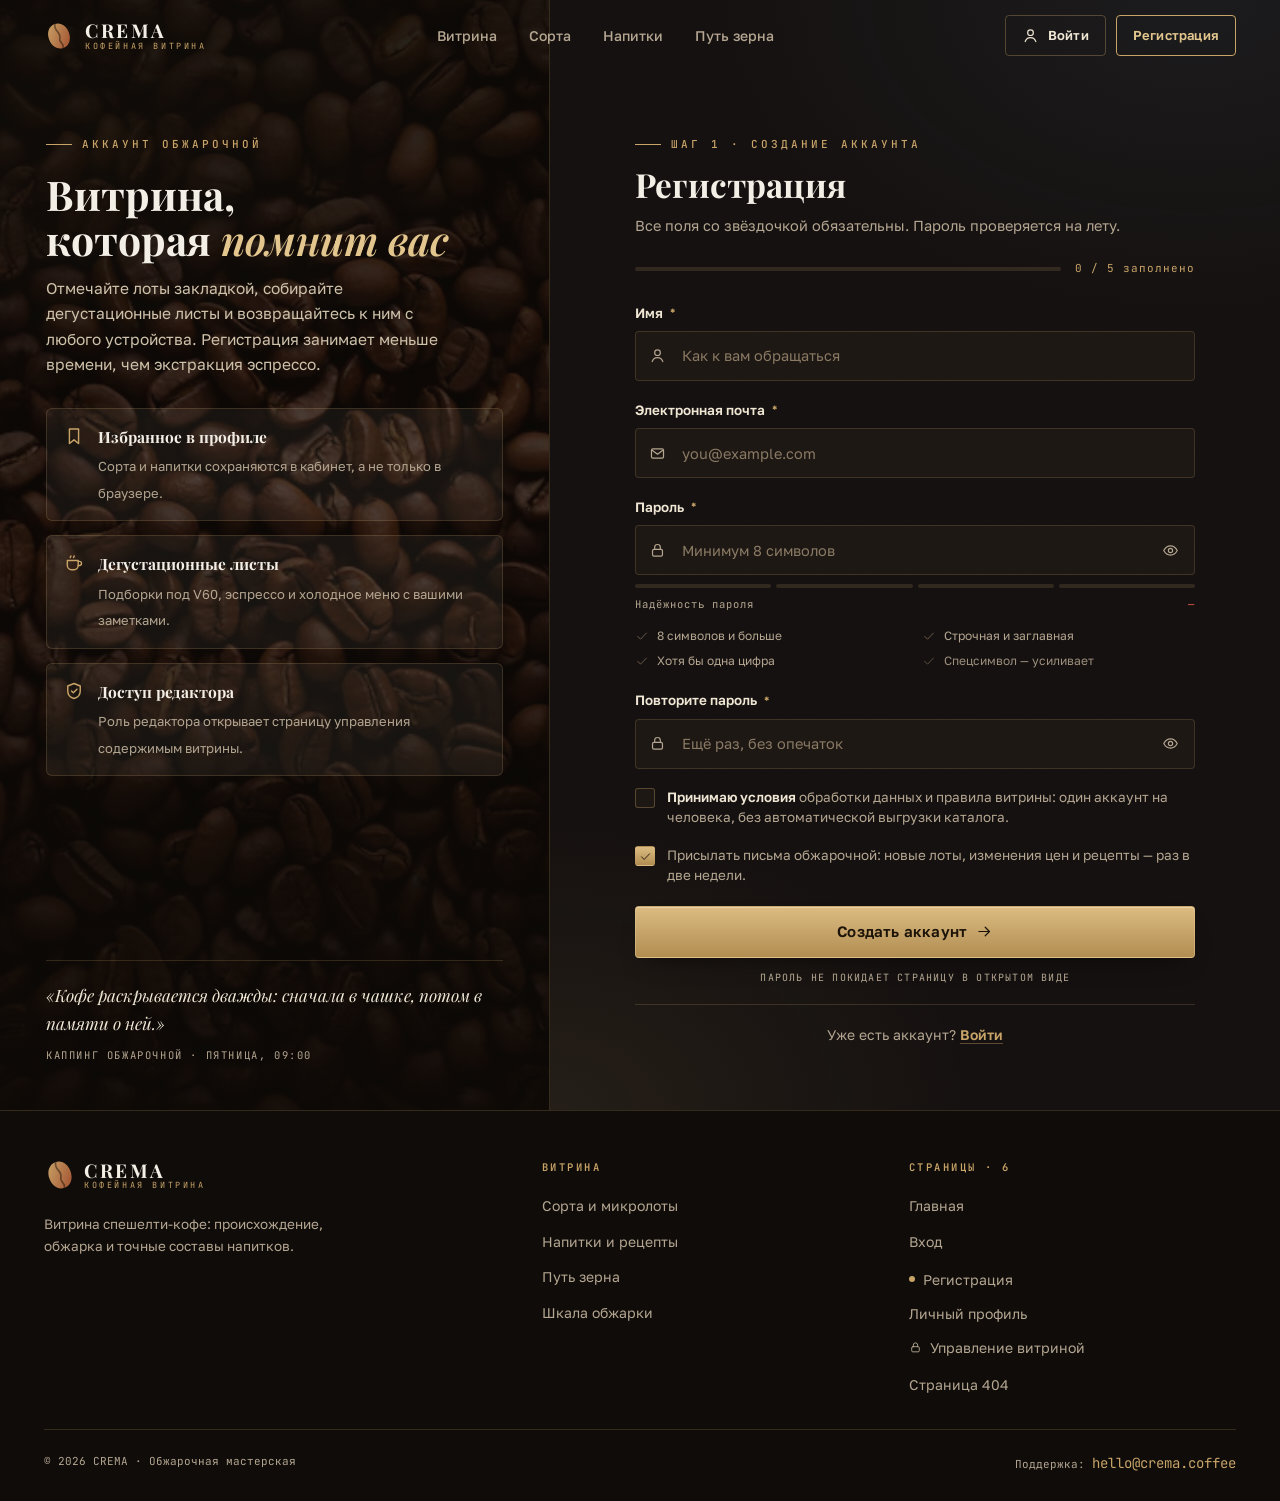
<file: register.html>
<!--
  register.html · CREMA — РЕГИСТРАЦИЯ (страница 3 из 6)
  Все переходы между страницами ведут на .html-файлы рядом:
      index.html · login.html · register.html · profile.html · admin.html · 404.html
  Ресурсы: style.css, pages.css (рядом). Сервер: main.py.
-->
<!DOCTYPE html>
<html lang="ru">
<head>
<meta charset="UTF-8">
<meta name="viewport" content="width=device-width, initial-scale=1.0">
<title>Регистрация — CREMA · витрина кофе</title>
<meta name="description" content="Создайте аккаунт CREMA: синхронизация избранного, дегустационные листы и доступ к панели управления витриной.">
<meta name="theme-color" content="#0f0c09">
<link rel="icon" href="data:image/svg+xml,%3Csvg xmlns='http://www.w3.org/2000/svg' viewBox='0 0 80 80'%3E%3Cpath d='M40 6C57 6 68 21 68 40C68 59 57 74 40 74C23 74 12 59 12 40C12 21 23 6 40 6Z' fill='%23c8a468'/%3E%3Cpath d='M40 8C31 22 49 32 40 46C33 57 46 63 40 72' fill='none' stroke='%230f0c09' stroke-width='5' stroke-linecap='round'/%3E%3C/svg%3E">
<link rel="preconnect" href="https://fonts.googleapis.com">
<link rel="preconnect" href="https://fonts.gstatic.com" crossorigin>
<link href="https://fonts.googleapis.com/css2?family=Playfair+Display:ital,wght@0,600;0,700;0,800;1,600;1,700&family=Golos+Text:wght@400;500;600;700&family=JetBrains+Mono:wght@400;500;600&display=swap" rel="stylesheet">
<link rel="stylesheet" href="style.css">
<link rel="stylesheet" href="pages.css">
</head>
<body>

<svg width="0" height="0" style="position:absolute" aria-hidden="true"><defs>
  <linearGradient id="g-bourbon" x1="0" y1="0" x2="1" y2="1"><stop offset="0" stop-color="#c8a468"/><stop offset="1" stop-color="#a14e2e"/></linearGradient>
</defs>
  <symbol id="bean-fill" viewBox="0 0 80 80"><path d="M40 6C57 6 68 21 68 40C68 59 57 74 40 74C23 74 12 59 12 40C12 21 23 6 40 6Z"/><path d="M40 8C31 22 49 32 40 46C33 57 46 63 40 72" fill="none" stroke="rgba(15,8,4,.45)" stroke-width="4.5" stroke-linecap="round"/></symbol>
  <symbol id="i-user" viewBox="0 0 24 24"><circle cx="12" cy="8" r="4"/><path d="M4.5 20.5c1.3-3.6 4.1-5.5 7.5-5.5s6.2 1.9 7.5 5.5"/></symbol>
  <symbol id="i-mail" viewBox="0 0 24 24"><rect x="3.5" y="5.5" width="17" height="13" rx="2"/><path d="M4.5 7.5l7.5 5.5 7.5-5.5"/></symbol>
  <symbol id="i-lock" viewBox="0 0 24 24"><rect x="5" y="10.5" width="14" height="9.5" rx="2"/><path d="M8 10.5V7.5a4 4 0 0 1 8 0v3"/></symbol>
  <symbol id="i-shield" viewBox="0 0 24 24"><path d="M12 3l7.5 3v6c0 4.4-3.1 7.9-7.5 9-4.4-1.1-7.5-4.6-7.5-9V6L12 3Z"/><path d="M9 12l2.2 2.2L15.5 10"/></symbol>
  <symbol id="i-eye" viewBox="0 0 24 24"><path d="M2.5 12S6 5.5 12 5.5 21.5 12 21.5 12 18 18.5 12 18.5 2.5 12 2.5 12Z"/><circle cx="12" cy="12" r="3"/></symbol>
  <symbol id="i-eye-off" viewBox="0 0 24 24"><path d="M4 4l16 16M9.9 5.9A9.6 9.6 0 0 1 12 5.5c6 0 9.5 6.5 9.5 6.5a17 17 0 0 1-3.4 4.1M6.4 7.9A16.7 16.7 0 0 0 2.5 12S6 18.5 12 18.5c1.2 0 2.3-.2 3.3-.6"/><path d="M9.9 10.2a3 3 0 0 0 4.1 4.2"/></symbol>
  <symbol id="i-check" viewBox="0 0 24 24"><path d="M4.5 12.5l5 5L19.5 7"/></symbol>
  <symbol id="i-alert" viewBox="0 0 24 24"><circle cx="12" cy="12" r="9"/><path d="M12 7.5v5.5M12 16.2v.6"/></symbol>
  <symbol id="i-info" viewBox="0 0 24 24"><circle cx="12" cy="12" r="9"/><path d="M12 11v5.5M12 7.6v.6"/></symbol>
  <symbol id="i-arr" viewBox="0 0 24 24"><path d="M4 12h15M13 6l6 6-6 6"/></symbol>
  <symbol id="i-cup" viewBox="0 0 24 24"><path d="M4 9h13v6a5 5 0 0 1-5 5H9a5 5 0 0 1-5-5V9Z"/><path d="M17 10h1.5a2.5 2.5 0 0 1 0 5H17M7.5 5.5c0-1 .8-1.2.8-2M11.5 5.5c0-1 .8-1.2.8-2"/></symbol>
  <symbol id="i-bookmark" viewBox="0 0 24 24"><path d="M6.5 3.5h11V21L12 16.6 6.5 21V3.5Z"/></symbol>
</svg>

<header class="sh" id="sh">
  <div class="sh-in">
    <a class="logo" href="index.html" aria-label="CREMA — на главную">
      <svg viewBox="0 0 80 80" aria-hidden="true"><use href="#bean-fill" fill="url(#g-bourbon)"/></svg>
      <span class="logo-t"><b>CREMA</b><span>кофейная витрина</span></span>
    </a>
    <nav class="sh-nav" aria-label="Основная навигация">
      <a href="index.html">Витрина</a>
      <a href="index.html#varieties">Сорта</a>
      <a href="index.html#drinks">Напитки</a>
      <a href="index.html#journey">Путь зерна</a>
    </nav>
    <div class="sh-act">
      <a class="btn btn-ghost btn-sm" href="login.html"><svg class="ic"><use href="#i-user"/></svg>Войти</a>
      <a class="btn btn-sm" href="register.html" aria-current="page">Регистрация</a>
      <button id="burger" aria-label="Меню" aria-expanded="false"><span></span><span></span></button>
    </div>
  </div>
</header>

<div class="mmenu" id="mmenu" aria-hidden="true">
  <a class="m-link" href="index.html">Витрина <small>01</small></a>
  <a class="m-link" href="index.html#varieties">Сорта <small>02</small></a>
  <a class="m-link" href="index.html#drinks">Напитки <small>03</small></a>
  <a class="m-link" href="index.html#journey">Путь зерна <small>04</small></a>
  <div class="m-auth">
    <a class="btn btn-ghost" href="login.html">Войти</a>
    <a class="btn" href="register.html" aria-current="page">Регистрация</a>
  </div>
  <p class="m-note">CREMA · 6 СТРАНИЦ · FASTAPI + UVICORN</p>
</div>

<main class="auth">
  <!-- ЛЕВАЯ ПАНЕЛЬ -->
  <section class="auth-brand">
    <div class="ab-photo" aria-hidden="true"></div>
    <div class="ab-scrim" aria-hidden="true"></div>
    <div class="ab-in">
      <span class="eyebrow" data-stage style="--d:.05s">Аккаунт обжарочной</span>
      <h1 data-stage style="--d:.12s">Витрина,<br>которая <em>помнит вас</em></h1>
      <p data-stage style="--d:.2s">Отмечайте лоты закладкой, собирайте дегустационные листы и возвращайтесь к ним с любого устройства. Регистрация занимает меньше времени, чем экстракция эспрессо.</p>
      <div class="benefits" data-stage style="--d:.3s">
        <div class="benefit"><svg class="ic"><use href="#i-bookmark"/></svg><div><b>Избранное в профиле</b><span>Сорта и напитки сохраняются в кабинет, а не только в браузере.</span></div></div>
        <div class="benefit"><svg class="ic"><use href="#i-cup"/></svg><div><b>Дегустационные листы</b><span>Подборки под V60, эспрессо и холодное меню с вашими заметками.</span></div></div>
        <div class="benefit"><svg class="ic"><use href="#i-shield"/></svg><div><b>Доступ редактора</b><span>Роль редактора открывает страницу управления содержимым витрины.</span></div></div>
      </div>
    </div>
    <div class="ab-quote" data-stage style="--d:.4s">
      <q>Кофе раскрывается дважды: сначала в чашке, потом в памяти о ней.</q>
      <cite>Каппинг обжарочной · пятница, 09:00</cite>
    </div>
  </section>

  <!-- ФОРМА -->
  <section class="auth-main">
    <div class="auth-card">
      <div id="formSide">
        <div class="card-head" data-stage style="--d:.1s">
          <span class="eyebrow">Шаг 1 · создание аккаунта</span>
          <h2>Регистрация</h2>
          <p>Все поля со звёздочкой обязательны. Пароль проверяется на лету.</p>
        </div>

        <div class="fprogress" data-stage style="--d:.16s">
          <div class="fp-bar"><i id="fpBar"></i></div>
          <span class="fp-num" id="fpNum">0 / 5 заполнено</span>
        </div>

        <form class="reg" id="regForm" novalidate data-stage style="--d:.22s">
          <div class="form-alert" id="formAlert" role="alert"><svg class="ic"><use href="#i-alert"/></svg><span id="alertText"></span></div>

          <div class="field" id="fName">
            <label for="name">Имя <i>*</i></label>
            <div class="inp-wrap">
              <input class="inp" id="name" name="name" type="text" autocomplete="name" placeholder="Как к вам обращаться" aria-describedby="nameBad">
              <svg class="ic lead"><use href="#i-user"/></svg>
              <svg class="ic mark ok"><use href="#i-check"/></svg>
              <svg class="ic mark bad"><use href="#i-alert"/></svg>
            </div>
            <span class="msg bad" id="nameBad"><svg class="ic"><use href="#i-alert"/></svg>Минимум 2 символа — так подписываются дегустационные листы.</span>
          </div>

          <div class="field" id="fEmail">
            <label for="email">Электронная почта <i>*</i></label>
            <div class="inp-wrap">
              <input class="inp" id="email" name="email" type="email" autocomplete="email" placeholder="you@example.com" aria-describedby="emailBad emailWarn">
              <svg class="ic lead"><use href="#i-mail"/></svg>
              <svg class="ic mark ok"><use href="#i-check"/></svg>
              <svg class="ic mark bad"><use href="#i-alert"/></svg>
            </div>
            <span class="msg bad" id="emailBad"><svg class="ic"><use href="#i-alert"/></svg>Проверьте адрес: нужен формат name@domain.ru.</span>
            <span class="msg warn" id="emailWarn"><svg class="ic"><use href="#i-info"/></svg><span>Этот адрес уже зарегистрирован в этом браузере. <a class="link" href="login.html">Войти</a>?</span></span>
          </div>

          <div class="field" id="fPass">
            <label for="password">Пароль <i>*</i></label>
            <div class="inp-wrap">
              <input class="inp" id="password" name="password" type="password" autocomplete="new-password" placeholder="Минимум 8 символов" aria-describedby="passBad reqs">
              <svg class="ic lead"><use href="#i-lock"/></svg>
              <button class="trail" type="button" data-toggle="password" aria-label="Показать пароль" aria-pressed="false"><svg class="ic"><use href="#i-eye"/></svg></button>
            </div>
            <span class="caps" id="caps"><svg class="ic"><use href="#i-alert"/></svg>Включён Caps Lock</span>
            <div class="strength" id="strength" style="--lvl:var(--danger)">
              <div class="meter" aria-hidden="true"><i></i><i></i><i></i><i></i></div>
              <div class="s-row"><span>Надёжность пароля</span><b id="sLabel">—</b></div>
              <div class="reqs" id="reqs">
                <span class="req" data-req="len"><svg class="ic"><use href="#i-check"/></svg>8 символов и больше</span>
                <span class="req" data-req="case"><svg class="ic"><use href="#i-check"/></svg>Строчная и заглавная</span>
                <span class="req" data-req="digit"><svg class="ic"><use href="#i-check"/></svg>Хотя бы одна цифра</span>
                <span class="req opt" data-req="sym"><svg class="ic"><use href="#i-check"/></svg>Спецсимвол — усиливает</span>
              </div>
            </div>
            <span class="msg bad" id="passBad"><svg class="ic"><use href="#i-alert"/></svg>Нужно 8+ символов, буквы обоих регистров и цифра.</span>
          </div>

          <div class="field" id="fPass2">
            <label for="password2">Повторите пароль <i>*</i></label>
            <div class="inp-wrap">
              <input class="inp" id="password2" name="password2" type="password" autocomplete="new-password" placeholder="Ещё раз, без опечаток" aria-describedby="pass2Bad pass2Ok">
              <svg class="ic lead"><use href="#i-lock"/></svg>
              <button class="trail" type="button" data-toggle="password2" aria-label="Показать пароль" aria-pressed="false"><svg class="ic"><use href="#i-eye"/></svg></button>
            </div>
            <span class="msg bad" id="pass2Bad"><svg class="ic"><use href="#i-alert"/></svg>Пароли не совпадают.</span>
            <span class="msg ok" id="pass2Ok"><svg class="ic"><use href="#i-check"/></svg>Пароли совпадают.</span>
          </div>

          <label class="check" id="fTerms">
            <input type="checkbox" id="terms" name="terms">
            <span class="box"><svg class="ic"><use href="#i-check"/></svg></span>
            <span><b>Принимаю условия</b> обработки данных и правила витрины: один аккаунт на человека, без автоматической выгрузки каталога.</span>
          </label>

          <label class="check">
            <input type="checkbox" id="newsletter" name="newsletter" checked>
            <span class="box"><svg class="ic"><use href="#i-check"/></svg></span>
            <span>Присылать письма обжарочной: новые лоты, изменения цен и рецепты — раз в две недели.</span>
          </label>

          <div class="submit-row">
            <button class="btn btn-block" type="submit" id="submitBtn"><span id="btnLabel">Создать аккаунт</span><svg class="ic" id="btnIcon"><use href="#i-arr"/></svg></button>
            <span class="form-note">Пароль не покидает страницу в открытом виде</span>
          </div>

          <p class="alt">Уже есть аккаунт? <a class="link" href="login.html">Войти</a></p>
        </form>
      </div>

      <!-- УСПЕХ -->
      <div class="done" id="done" role="status">
        <div class="seal"><svg class="ic"><use href="#i-check"/></svg></div>
        <h3 id="doneTitle">Аккаунт создан</h3>
        <p>Профиль заведён. Дальше — вход и перенос избранного в кабинет.</p>
        <div class="summary">
          <div><span>Имя</span><b id="sumName">—</b></div>
          <div><span>Почта</span><b id="sumEmail">—</b></div>
          <div><span>Рассылка</span><b id="sumNews">—</b></div>
          <div><span>Создан</span><b id="sumDate">—</b></div>
        </div>
        <div class="mode-note" id="modeNote"><svg class="ic"><use href="#i-info"/></svg><span id="modeText"></span></div>
        <div class="done-act">
          <a class="btn" href="login.html"><svg class="ic"><use href="#i-user"/></svg>Перейти ко входу</a>
          <a class="btn btn-ghost" href="index.html"><svg class="ic"><use href="#i-cup"/></svg>К витрине</a>
        </div>
        <button class="btn btn-dark btn-sm" type="button" id="againBtn">Завести ещё один аккаунт</button>
      </div>
    </div>
  </section>
</main>

<footer class="sf">
  <div class="wrap">
    <div class="sf-grid">
      <div>
        <a class="logo" href="index.html"><svg viewBox="0 0 80 80" style="width:32px;height:32px;transform:rotate(-20deg)"><use href="#bean-fill" fill="url(#g-bourbon)"/></svg><span class="logo-t"><b>CREMA</b><span>кофейная витрина</span></span></a>
        <p>Витрина спешелти-кофе: происхождение, обжарка и точные составы напитков.</p>
      </div>
      <div>
        <h4>Витрина</h4>
        <ul>
          <li><a href="index.html#varieties">Сорта и микролоты</a></li>
          <li><a href="index.html#drinks">Напитки и рецепты</a></li>
          <li><a href="index.html#journey">Путь зерна</a></li>
          <li><a href="index.html#top">Шкала обжарки</a></li>
        </ul>
      </div>
      <div>
        <h4>Страницы · 6</h4>
        <ul>
          <li><a href="index.html">Главная</a></li>
          <li><a href="login.html">Вход</a></li>
          <li><a href="register.html"><span class="cur"></span>Регистрация</a></li>
          <li><a href="profile.html">Личный профиль</a></li>
          <li><a href="admin.html"><svg class="ic"><use href="#i-lock"/></svg>Управление витриной</a></li>
          <li><a href="404.html">Страница 404</a></li>
        </ul>
      </div>
    </div>
    <div class="sf-bot"><span>© 2026 CREMA · Обжарочная мастерская</span><span>Поддержка: <a href="mailto:hello@crema.coffee">hello@crema.coffee</a></span></div>
  </div>
</footer>

<div id="toasts" aria-live="polite"></div>

<script>
(function(){
'use strict';
const $=s=>document.querySelector(s), $$=s=>Array.from(document.querySelectorAll(s));
const reduced=matchMedia('(prefers-reduced-motion: reduce)').matches;

/* ── бесшовный слой зёрен ── */
(function(){
  let a=20261126; const rnd=()=>{a|=0;a=a+0x6D2B79F5|0;let t=Math.imul(a^a>>>15,1|a);t=t+Math.imul(t^t>>>7,61|t)^t;return((t^t>>>14)>>>0)/4294967296};
  const W=680,pal=['#2a190c','#31200f','#382412','#402a15','#241408','#46301a','#33200e','#2e1c0e'],sc=['.72','.82','.92','1.02','1.12'];
  const beans=[],cell=W/9;
  for(let gy=0;gy<9;gy++)for(let gx=0;gx<9;gx++){
    const cx=gx*cell+cell/2+(rnd()*44-22),cy=gy*cell+cell/2+(rnd()*44-22);
    beans.push([cx,cy,Math.floor(rnd()*180),sc[Math.floor(rnd()*5)],pal[Math.floor(rnd()*8)]]);
    if(rnd()<.42)beans.push([cx+(rnd()*60-30),cy+(rnd()*60-30),Math.floor(rnd()*180),sc[Math.floor(rnd()*3)],pal[Math.floor(rnd()*8)]]);
  }
  let u='';
  beans.forEach(([x,y,r,s,c])=>{for(const dx of[-W,0,W])for(const dy of[-W,0,W]){const X=x+dx,Y=y+dy;
    if(X>-42&&X<W+42&&Y>-42&&Y<W+42)u+=`<use href='#b' transform='translate(${Math.round(X)},${Math.round(Y)})rotate(${r})scale(${s})' color='${c}'/>`;}});
  const svg=`<svg xmlns='http://www.w3.org/2000/svg' width='680' height='680'><defs><radialGradient id='s' cx='.36' cy='.32' r='.95'><stop offset='0' stop-color='#fff' stop-opacity='.13'/><stop offset='.55' stop-color='#fff' stop-opacity='0'/><stop offset='1' stop-color='#000' stop-opacity='.4'/></radialGradient><g id='b'><ellipse rx='20' ry='27' fill='currentColor'/><ellipse rx='20' ry='27' fill='url(#s)'/><path d='M0,-24C-7,-9,7,9,0,24' fill='none' stroke='#120a05' stroke-width='4' stroke-linecap='round'/><path d='M3,-21C-3,-8,9,8,3,21' fill='none' stroke='#000' opacity='.22' stroke-width='2'/><ellipse cx='-7' cy='-10' rx='7' ry='10' fill='#fff' opacity='.05'/></g></defs><rect width='680' height='680' fill='#171009'/>${u}</svg>`;
  document.documentElement.style.setProperty('--beans-tex','url("data:image/svg+xml,'+encodeURIComponent(svg)+'")');
})();

/* ── оболочка: шапка, меню, появление блоков ── */
const sh=$('#sh');
addEventListener('scroll',()=>sh.classList.toggle('scrolled',scrollY>8),{passive:true});
sh.classList.toggle('scrolled',scrollY>8);
const burger=$('#burger'),mmenu=$('#mmenu');
burger.addEventListener('click',()=>{
  const open=!document.documentElement.classList.contains('menu-open');
  document.documentElement.classList.toggle('menu-open',open);
  document.documentElement.classList.toggle('locked',open);
  burger.setAttribute('aria-expanded',open); mmenu.setAttribute('aria-hidden',!open);
});
$$('#mmenu a').forEach(a=>a.addEventListener('click',()=>{
  document.documentElement.classList.remove('menu-open','locked');
  burger.setAttribute('aria-expanded','false'); mmenu.setAttribute('aria-hidden','true');
}));
document.addEventListener('keydown',e=>{if(e.key==='Escape'&&document.documentElement.classList.contains('menu-open'))burger.click();});

/* ── тосты ── */
function toast(msg,bad){
  const box=$('#toasts'); while(box.children.length>=3)box.firstChild.remove();
  const t=document.createElement('div'); t.className='toast'+(bad?' bad':'');
  t.innerHTML='<svg class="ic"><use href="#i-'+(bad?'alert':'check')+'"/></svg><p></p>';
  t.querySelector('p').textContent=msg; box.appendChild(t);
  setTimeout(()=>{t.classList.add('out');setTimeout(()=>t.remove(),300);},4000);
}

/* ── локальное хранилище профилей ── */
const KEY='crema-users';
const readUsers=()=>{try{return JSON.parse(localStorage.getItem(KEY)||'[]')}catch(e){return[]}};
const writeUsers=u=>{try{localStorage.setItem(KEY,JSON.stringify(u))}catch(e){}};

/* ── поля и валидация ── */
const F={name:$('#name'),email:$('#email'),pass:$('#password'),pass2:$('#password2'),terms:$('#terms'),news:$('#newsletter')};
const W={name:$('#fName'),email:$('#fEmail'),pass:$('#fPass'),pass2:$('#fPass2'),terms:$('#fTerms')};
const touched={};
const emailRe=/^[^\s@]+@[^\s@]+\.[A-Za-zА-Яа-я]{2,}$/;
const checks=p=>({len:p.length>=8,case:/[a-zа-яё]/.test(p)&&/[A-ZА-ЯЁ]/.test(p),digit:/\d/.test(p),sym:/[^\w\s]/.test(p)});
const V={
  name:()=>F.name.value.trim().length>=2,
  email:()=>emailRe.test(F.email.value.trim()),
  pass:()=>{const c=checks(F.pass.value);return c.len&&c.case&&c.digit;},
  pass2:()=>F.pass2.value.length>0&&F.pass2.value===F.pass.value,
  terms:()=>F.terms.checked
};
function paint(key){
  const ok=V[key](),w=W[key];
  if(key==='terms'){w.classList.toggle('invalid',touched.terms&&!ok);return ok;}
  const empty=F[key==='pass'?'pass':key==='pass2'?'pass2':key].value.length===0;
  w.classList.toggle('valid',ok);
  w.classList.toggle('invalid',!!touched[key]&&!ok&&!empty);
  return ok;
}
function progress(){
  const n=Object.keys(V).filter(k=>V[k]()).length;
  $('#fpBar').style.width=(n/5*100)+'%';
  $('#fpNum').textContent=n+' / 5 заполнено';
}
function strength(){
  const p=F.pass.value,c=checks(p);
  let s=0; if(c.len)s++; if(p.length>=12)s++; if(c.case)s++; if(c.digit)s++; if(c.sym)s++;
  const lvl=p.length?Math.max(1,Math.min(4,s)):0;
  const colors=['var(--danger)','var(--danger)','var(--warn)','var(--brass)','var(--ok)'];
  const labels=['—','Слабый','Средний','Хороший','Надёжный'];
  $('#strength').style.setProperty('--lvl',colors[lvl]);
  $('#sLabel').textContent=labels[lvl];
  $$('#strength .meter i').forEach((el,i)=>el.classList.toggle('on',i<lvl));
  $$('#reqs .req').forEach(el=>el.classList.toggle('ok',!!c[el.dataset.req]));
}
function emailWarn(){
  const v=F.email.value.trim().toLowerCase();
  const dup=v&&readUsers().some(u=>u.email===v);
  $('#emailWarn').classList.toggle('show',!!dup);
}
['name','email','pass','pass2'].forEach(k=>{
  const el=F[k==='pass'?'pass':k==='pass2'?'pass2':k];
  el.addEventListener('input',()=>{
    if(k==='pass'){strength();if(F.pass2.value)paint('pass2');}
    if(k==='email')emailWarn();
    paint(k);progress();
  });
  el.addEventListener('blur',()=>{touched[k]=true;paint(k);});
});
F.terms.addEventListener('change',()=>{touched.terms=true;paint('terms');progress();});
$('#caps')&&['keydown','keyup'].forEach(ev=>F.pass.addEventListener(ev,e=>{
  $('#caps').classList.toggle('show',e.getModifierState&&e.getModifierState('CapsLock'));
}));
F.pass.addEventListener('blur',()=>$('#caps').classList.remove('show'));
$$('[data-toggle]').forEach(btn=>btn.addEventListener('click',()=>{
  const inp=document.getElementById(btn.dataset.toggle);
  const show=inp.type==='password';
  inp.type=show?'text':'password';
  btn.setAttribute('aria-pressed',show);
  btn.setAttribute('aria-label',show?'Скрыть пароль':'Показать пароль');
  btn.querySelector('use').setAttribute('href',show?'#i-eye-off':'#i-eye');
  inp.focus();
}));
function alertBox(msg){
  const a=$('#formAlert');
  if(!msg){a.classList.remove('show');return;}
  $('#alertText').textContent=msg; a.classList.add('show');
}

/* ── отправка ── */
const btn=$('#submitBtn');
function loading(on){
  btn.disabled=on;
  $('#btnLabel').textContent=on?'Создаём аккаунт…':'Создать аккаунт';
  $('#btnIcon').outerHTML=on?'<span class="spin" id="btnIcon"></span>':'<svg class="ic" id="btnIcon"><use href="#i-arr"/></svg>';
}
function finish(mode,data){
  $('#sumName').textContent=data.name;
  $('#sumEmail').textContent=data.email;
  $('#sumNews').textContent=data.newsletter?'подключена':'отключена';
  $('#sumDate').textContent=new Date().toLocaleString('ru-RU',{day:'2-digit',month:'2-digit',year:'numeric',hour:'2-digit',minute:'2-digit'});
  $('#modeText').textContent = mode==='server'
    ? 'Профиль сохранён на сервере. Войдите, чтобы перенести избранное из браузера в кабинет.'
    : 'Сервер регистрации пока не подключён, поэтому профиль сохранён локально в этом браузере. Пароль не записывается — при подключении API регистрация повторится на сервере.';
  $('#doneTitle').textContent = mode==='server'?'Аккаунт создан':'Профиль создан локально';
  $('#formSide').style.display='none';
  $('#done').classList.add('show');
  $('#done').scrollIntoView({block:'center',behavior:reduced?'auto':'smooth'});
  toast(mode==='server'?'Аккаунт создан на сервере':'Профиль сохранён в этом браузере');
}
$('#regForm').addEventListener('submit',async e=>{
  e.preventDefault();
  ['name','email','pass','pass2','terms'].forEach(k=>touched[k]=true);
  const bad=['name','email','pass','pass2','terms'].filter(k=>!paint(k));
  progress();
  if(bad.length){
    alertBox(bad.includes('terms')&&bad.length===1?'Отметьте согласие с условиями, чтобы продолжить.':'Проверьте отмеченные поля — '+bad.length+' шт. требуют внимания.');
    const first=W[bad[0]].querySelector('input');first&&first.focus();
    return;
  }
  alertBox('');
  const payload={name:F.name.value.trim(),email:F.email.value.trim().toLowerCase(),password:F.pass.value,newsletter:F.news.checked};
  loading(true);
  let mode='local';
  try{
    const res=await fetch('/register',{method:'POST',headers:{'Content-Type':'application/json'},body:JSON.stringify(payload)});
    if(res.ok){mode='server';}
    else if([400,409,422].includes(res.status)){
      let detail='Сервер отклонил регистрацию. Проверьте данные.';
      try{const j=await res.json();if(j&&j.detail)detail=typeof j.detail==='string'?j.detail:JSON.stringify(j.detail);}catch(err){}
      if(res.status===409){W.email.classList.add('invalid');touched.email=true;}
      alertBox(detail);loading(false);toast('Регистрация отклонена сервером',true);return;
    }
  }catch(err){ mode='local'; }
  if(mode==='local'){
    const users=readUsers();
    if(users.some(u=>u.email===payload.email)){
      W.email.classList.add('invalid');touched.email=true;emailWarn();
      alertBox('Такой адрес уже заведён в этом браузере. Войдите или укажите другой.');
      loading(false);toast('Адрес уже используется',true);return;
    }
    users.push({name:payload.name,email:payload.email,newsletter:payload.newsletter,createdAt:new Date().toISOString()});
    writeUsers(users);
  }
  loading(false);
  finish(mode,payload);
});
$('#againBtn').addEventListener('click',()=>{
  $('#regForm').reset();
  Object.keys(touched).forEach(k=>delete touched[k]);
  ['name','email','pass','pass2'].forEach(k=>W[k].classList.remove('valid','invalid'));
  W.terms.classList.remove('invalid');
  $('#emailWarn').classList.remove('show');alertBox('');strength();progress();
  $('#done').classList.remove('show');$('#formSide').style.display='';
  F.name.focus();
});
strength();progress();emailWarn();
})();
</script>
</body>
</html>
</file>
<file: style.css>
/* ═══════════════════════════════════════════════════════════════════════════
   style.css · CREMA — ЕДИНАЯ ТАБЛИЦА СТИЛЕЙ ДЛЯ ВСЕХ СТРАНИЦ

   Подключение (одинаковая строка в каждом HTML):
       <link rel="stylesheet" href="style.css">

   index.html    — уже подключён
   register.html — заменить href="pages.css" на href="style.css"
   404.html      — заменить href="pages.css" на href="style.css"
   login / profile / admin — подключать этот же файл

   Если не хотите править register.html и 404.html: оставьте pages.css
   однострочным мостом  @import url("style.css");  — работает так же.

   ФОН: --photo — реальное фото (beans-bg.png рядом с HTML).
        --beans-tex — встроенный бесшовный SVG-тайл 680×680 (144 зерна),
        подкладывается вторым слоем: если фото не загрузилось, фон всё
        равно виден, 404 по картинке ничего не ломает.
        --photo-overlay — второй слой тайла в герое; при фото стоит none.
   ═══════════════════════════════════════════════════════════════════════════ */

/* ══════════════════════════ ТОКЕНЫ ══════════════════════════ */
:root{
  --photo:url("beans-bg.png");
  --photo-overlay:none;
  --beans-tex:url("data:image/svg+xml,%3Csvg%20xmlns='http://www.w3.org/2000/svg'%20width='680'%20height='680'%3E%3Cdefs%3E%3CradialGradient%20id='s'%20cx='.36'%20cy='.32'%20r='.95'%3E%3Cstop%20offset='0'%20stop-color='%23fff'%20stop-opacity='.13'/%3E%3Cstop%20offset='.55'%20stop-color='%23fff'%20stop-opacity='0'/%3E%3Cstop%20offset='1'%20stop-color='%23000'%20stop-opacity='.4'/%3E%3C/radialGradient%3E%3Cg%20id='b'%3E%3Cellipse%20rx='20'%20ry='27'%20fill='currentColor'/%3E%3Cellipse%20rx='20'%20ry='27'%20fill='url(%23s)'/%3E%3Cpath%20d='M0,-24C-7,-9,7,9,0,24'%20fill='none'%20stroke='%23120a05'%20stroke-width='4'%20stroke-linecap='round'/%3E%3Cpath%20d='M3,-21C-3,-8,9,8,3,21'%20fill='none'%20stroke='%23000'%20opacity='.22'%20stroke-width='2'/%3E%3Cellipse%20cx='-7'%20cy='-10'%20rx='7'%20ry='10'%20fill='%23fff'%20opacity='.05'/%3E%3C/g%3E%3C/defs%3E%3Crect%20width='680'%20height='680'%20fill='%23171009'/%3E%3Cuse%20href='%23b'%20transform='translate(37,17)rotate(171)scale(.72)'%20color='%23241408'/%3E%3Cuse%20href='%23b'%20transform='translate(37,697)rotate(171)scale(.72)'%20color='%23241408'/%3E%3Cuse%20href='%23b'%20transform='translate(717,17)rotate(171)scale(.72)'%20color='%23241408'/%3E%3Cuse%20href='%23b'%20transform='translate(717,697)rotate(171)scale(.72)'%20color='%23241408'/%3E%3Cuse%20href='%23b'%20transform='translate(20,25)rotate(26)scale(.82)'%20color='%2346301a'/%3E%3Cuse%20href='%23b'%20transform='translate(20,705)rotate(26)scale(.82)'%20color='%2346301a'/%3E%3Cuse%20href='%23b'%20transform='translate(700,25)rotate(26)scale(.82)'%20color='%2346301a'/%3E%3Cuse%20href='%23b'%20transform='translate(700,705)rotate(26)scale(.82)'%20color='%2346301a'/%3E%3Cuse%20href='%23b'%20transform='translate(102,50)rotate(137)scale(1.12)'%20color='%2333200e'/%3E%3Cuse%20href='%23b'%20transform='translate(94,43)rotate(126)scale(.72)'%20color='%23402a15'/%3E%3Cuse%20href='%23b'%20transform='translate(198,51)rotate(90)scale(1.12)'%20color='%2333200e'/%3E%3Cuse%20href='%23b'%20transform='translate(190,23)rotate(75)scale(.72)'%20color='%23382412'/%3E%3Cuse%20href='%23b'%20transform='translate(190,703)rotate(75)scale(.72)'%20color='%23382412'/%3E%3Cuse%20href='%23b'%20transform='translate(263,24)rotate(34)scale(.82)'%20color='%2346301a'/%3E%3Cuse%20href='%23b'%20transform='translate(263,704)rotate(34)scale(.82)'%20color='%2346301a'/%3E%3Cuse%20href='%23b'%20transform='translate(354,36)rotate(86)scale(1.02)'%20color='%232e1c0e'/%3E%3Cuse%20href='%23b'%20transform='translate(354,716)rotate(86)scale(1.02)'%20color='%232e1c0e'/%3E%3Cuse%20href='%23b'%20transform='translate(430,47)rotate(0)scale(1.02)'%20color='%23382412'/%3E%3Cuse%20href='%23b'%20transform='translate(496,39)rotate(138)scale(1.12)'%20color='%2331200f'/%3E%3Cuse%20href='%23b'%20transform='translate(496,719)rotate(138)scale(1.12)'%20color='%2331200f'/%3E%3Cuse%20href='%23b'%20transform='translate(578,47)rotate(127)scale(.72)'%20color='%232e1c0e'/%3E%3Cuse%20href='%23b'%20transform='translate(-35,33)rotate(144)scale(.72)'%20color='%23241408'/%3E%3Cuse%20href='%23b'%20transform='translate(-35,713)rotate(144)scale(.72)'%20color='%23241408'/%3E%3Cuse%20href='%23b'%20transform='translate(645,33)rotate(144)scale(.72)'%20color='%23241408'/%3E%3Cuse%20href='%23b'%20transform='translate(645,713)rotate(144)scale(.72)'%20color='%23241408'/%3E%3Cuse%20href='%23b'%20transform='translate(626,50)rotate(64)scale(.92)'%20color='%23382412'/%3E%3Cuse%20href='%23b'%20transform='translate(25,107)rotate(141)scale(1.12)'%20color='%23402a15'/%3E%3Cuse%20href='%23b'%20transform='translate(705,107)rotate(141)scale(1.12)'%20color='%23402a15'/%3E%3Cuse%20href='%23b'%20transform='translate(-3,86)rotate(91)scale(.82)'%20color='%2333200e'/%3E%3Cuse%20href='%23b'%20transform='translate(677,86)rotate(91)scale(.82)'%20color='%2333200e'/%3E%3Cuse%20href='%23b'%20transform='translate(134,123)rotate(2)scale(1.02)'%20color='%232a190c'/%3E%3Cuse%20href='%23b'%20transform='translate(190,97)rotate(101)scale(.82)'%20color='%232e1c0e'/%3E%3Cuse%20href='%23b'%20transform='translate(218,76)rotate(69)scale(.92)'%20color='%232a190c'/%3E%3Cuse%20href='%23b'%20transform='translate(245,93)rotate(156)scale(1.02)'%20color='%232a190c'/%3E%3Cuse%20href='%23b'%20transform='translate(324,103)rotate(160)scale(1.12)'%20color='%23402a15'/%3E%3Cuse%20href='%23b'%20transform='translate(396,133)rotate(67)scale(.92)'%20color='%23241408'/%3E%3Cuse%20href='%23b'%20transform='translate(421,154)rotate(138)scale(.82)'%20color='%232a190c'/%3E%3Cuse%20href='%23b'%20transform='translate(493,111)rotate(88)scale(.92)'%20color='%2331200f'/%3E%3Cuse%20href='%23b'%20transform='translate(582,96)rotate(167)scale(1.02)'%20color='%232e1c0e'/%3E%3Cuse%20href='%23b'%20transform='translate(572,115)rotate(123)scale(.92)'%20color='%23402a15'/%3E%3Cuse%20href='%23b'%20transform='translate(-28,92)rotate(76)scale(1.12)'%20color='%232a190c'/%3E%3Cuse%20href='%23b'%20transform='translate(652,92)rotate(76)scale(1.12)'%20color='%232a190c'/%3E%3Cuse%20href='%23b'%20transform='translate(23,200)rotate(141)scale(1.12)'%20color='%2333200e'/%3E%3Cuse%20href='%23b'%20transform='translate(703,200)rotate(141)scale(1.12)'%20color='%2333200e'/%3E%3Cuse%20href='%23b'%20transform='translate(95,188)rotate(117)scale(.92)'%20color='%23402a15'/%3E%3Cuse%20href='%23b'%20transform='translate(208,180)rotate(98)scale(1.02)'%20color='%23241408'/%3E%3Cuse%20href='%23b'%20transform='translate(211,204)rotate(155)scale(.72)'%20color='%23402a15'/%3E%3Cuse%20href='%23b'%20transform='translate(281,205)rotate(41)scale(.82)'%20color='%23241408'/%3E%3Cuse%20href='%23b'%20transform='translate(356,202)rotate(80)scale(1.12)'%20color='%23402a15'/%3E%3Cuse%20href='%23b'%20transform='translate(431,177)rotate(86)scale(.92)'%20color='%232e1c0e'/%3E%3Cuse%20href='%23b'%20transform='translate(425,150)rotate(164)scale(.82)'%20color='%232a190c'/%3E%3Cuse%20href='%23b'%20transform='translate(499,198)rotate(170)scale(1.02)'%20color='%23382412'/%3E%3Cuse%20href='%23b'%20transform='translate(586,172)rotate(16)scale(.92)'%20color='%232e1c0e'/%3E%3Cuse%20href='%23b'%20transform='translate(627,196)rotate(161)scale(.72)'%20color='%2331200f'/%3E%3Cuse%20href='%23b'%20transform='translate(23,267)rotate(174)scale(.82)'%20color='%232a190c'/%3E%3Cuse%20href='%23b'%20transform='translate(703,267)rotate(174)scale(.82)'%20color='%232a190c'/%3E%3Cuse%20href='%23b'%20transform='translate(129,277)rotate(127)scale(.72)'%20color='%2346301a'/%3E%3Cuse%20href='%23b'%20transform='translate(191,285)rotate(153)scale(1.12)'%20color='%23382412'/%3E%3Cuse%20href='%23b'%20transform='translate(286,276)rotate(145)scale(1.12)'%20color='%2333200e'/%3E%3Cuse%20href='%23b'%20transform='translate(351,272)rotate(90)scale(1.02)'%20color='%232a190c'/%3E%3Cuse%20href='%23b'%20transform='translate(367,254)rotate(178)scale(.92)'%20color='%232e1c0e'/%3E%3Cuse%20href='%23b'%20transform='translate(397,247)rotate(9)scale(.92)'%20color='%232a190c'/%3E%3Cuse%20href='%23b'%20transform='translate(483,252)rotate(138)scale(.92)'%20color='%2333200e'/%3E%3Cuse%20href='%23b'%20transform='translate(512,234)rotate(178)scale(.82)'%20color='%232a190c'/%3E%3Cuse%20href='%23b'%20transform='translate(559,269)rotate(22)scale(.92)'%20color='%232a190c'/%3E%3Cuse%20href='%23b'%20transform='translate(633,266)rotate(125)scale(1.02)'%20color='%2346301a'/%3E%3Cuse%20href='%23b'%20transform='translate(55,319)rotate(13)scale(1.12)'%20color='%23402a15'/%3E%3Cuse%20href='%23b'%20transform='translate(129,353)rotate(122)scale(.82)'%20color='%2331200f'/%3E%3Cuse%20href='%23b'%20transform='translate(194,358)rotate(21)scale(1.02)'%20color='%232a190c'/%3E%3Cuse%20href='%23b'%20transform='translate(267,334)rotate(133)scale(.92)'%20color='%2346301a'/%3E%3Cuse%20href='%23b'%20transform='translate(339,325)rotate(143)scale(1.12)'%20color='%2346301a'/%3E%3Cuse%20href='%23b'%20transform='translate(425,345)rotate(43)scale(1.02)'%20color='%2331200f'/%3E%3Cuse%20href='%23b'%20transform='translate(497,350)rotate(10)scale(1.12)'%20color='%232e1c0e'/%3E%3Cuse%20href='%23b'%20transform='translate(524,352)rotate(178)scale(.82)'%20color='%2346301a'/%3E%3Cuse%20href='%23b'%20transform='translate(589,346)rotate(120)scale(.92)'%20color='%23241408'/%3E%3Cuse%20href='%23b'%20transform='translate(625,349)rotate(27)scale(1.12)'%20color='%232e1c0e'/%3E%3Cuse%20href='%23b'%20transform='translate(56,409)rotate(81)scale(.82)'%20color='%23402a15'/%3E%3Cuse%20href='%23b'%20transform='translate(68,423)rotate(127)scale(.72)'%20color='%232e1c0e'/%3E%3Cuse%20href='%23b'%20transform='translate(130,413)rotate(22)scale(1.02)'%20color='%23402a15'/%3E%3Cuse%20href='%23b'%20transform='translate(167,406)rotate(170)scale(.72)'%20color='%23241408'/%3E%3Cuse%20href='%23b'%20transform='translate(191,380)rotate(174)scale(.72)'%20color='%23382412'/%3E%3Cuse%20href='%23b'%20transform='translate(256,414)rotate(140)scale(1.12)'%20color='%2333200e'/%3E%3Cuse%20href='%23b'%20transform='translate(357,394)rotate(167)scale(.92)'%20color='%23241408'/%3E%3Cuse%20href='%23b'%20transform='translate(398,400)rotate(72)scale(.82)'%20color='%232a190c'/%3E%3Cuse%20href='%23b'%20transform='translate(476,427)rotate(120)scale(.72)'%20color='%23241408'/%3E%3Cuse%20href='%23b'%20transform='translate(554,412)rotate(130)scale(.72)'%20color='%2333200e'/%3E%3Cuse%20href='%23b'%20transform='translate(560,439)rotate(132)scale(.92)'%20color='%2346301a'/%3E%3Cuse%20href='%23b'%20transform='translate(625,437)rotate(158)scale(1.02)'%20color='%2333200e'/%3E%3Cuse%20href='%23b'%20transform='translate(39,471)rotate(9)scale(.82)'%20color='%23402a15'/%3E%3Cuse%20href='%23b'%20transform='translate(719,471)rotate(9)scale(.82)'%20color='%23402a15'/%3E%3Cuse%20href='%23b'%20transform='translate(132,471)rotate(77)scale(1.02)'%20color='%2346301a'/%3E%3Cuse%20href='%23b'%20transform='translate(178,499)rotate(15)scale(.82)'%20color='%2333200e'/%3E%3Cuse%20href='%23b'%20transform='translate(274,496)rotate(158)scale(.82)'%20color='%2333200e'/%3E%3Cuse%20href='%23b'%20transform='translate(331,490)rotate(96)scale(.72)'%20color='%23382412'/%3E%3Cuse%20href='%23b'%20transform='translate(424,483)rotate(129)scale(1.12)'%20color='%2346301a'/%3E%3Cuse%20href='%23b'%20transform='translate(436,505)rotate(165)scale(.72)'%20color='%23382412'/%3E%3Cuse%20href='%23b'%20transform='translate(508,498)rotate(152)scale(.72)'%20color='%232a190c'/%3E%3Cuse%20href='%23b'%20transform='translate(531,515)rotate(116)scale(.92)'%20color='%232a190c'/%3E%3Cuse%20href='%23b'%20transform='translate(573,480)rotate(142)scale(.72)'%20color='%23241408'/%3E%3Cuse%20href='%23b'%20transform='translate(584,460)rotate(143)scale(.82)'%20color='%2346301a'/%3E%3Cuse%20href='%23b'%20transform='translate(-29,482)rotate(137)scale(.82)'%20color='%2331200f'/%3E%3Cuse%20href='%23b'%20transform='translate(651,482)rotate(137)scale(.82)'%20color='%2331200f'/%3E%3Cuse%20href='%23b'%20transform='translate(40,558)rotate(54)scale(1.02)'%20color='%2346301a'/%3E%3Cuse%20href='%23b'%20transform='translate(720,558)rotate(54)scale(1.02)'%20color='%2346301a'/%3E%3Cuse%20href='%23b'%20transform='translate(100,582)rotate(54)scale(.92)'%20color='%232e1c0e'/%3E%3Cuse%20href='%23b'%20transform='translate(95,555)rotate(58)scale(.82)'%20color='%232a190c'/%3E%3Cuse%20href='%23b'%20transform='translate(179,577)rotate(61)scale(1.12)'%20color='%232a190c'/%3E%3Cuse%20href='%23b'%20transform='translate(155,588)rotate(147)scale(.72)'%20color='%23402a15'/%3E%3Cuse%20href='%23b'%20transform='translate(274,581)rotate(4)scale(.92)'%20color='%23402a15'/%3E%3Cuse%20href='%23b'%20transform='translate(258,551)rotate(133)scale(.72)'%20color='%232e1c0e'/%3E%3Cuse%20href='%23b'%20transform='translate(362,571)rotate(154)scale(1.02)'%20color='%23382412'/%3E%3Cuse%20href='%23b'%20transform='translate(437,554)rotate(28)scale(.92)'%20color='%2346301a'/%3E%3Cuse%20href='%23b'%20transform='translate(489,568)rotate(149)scale(1.12)'%20color='%23241408'/%3E%3Cuse%20href='%23b'%20transform='translate(486,559)rotate(166)scale(.82)'%20color='%23241408'/%3E%3Cuse%20href='%23b'%20transform='translate(575,575)rotate(35)scale(1.12)'%20color='%23382412'/%3E%3Cuse%20href='%23b'%20transform='translate(-40,584)rotate(15)scale(.92)'%20color='%232a190c'/%3E%3Cuse%20href='%23b'%20transform='translate(640,584)rotate(15)scale(.92)'%20color='%232a190c'/%3E%3Cuse%20href='%23b'%20transform='translate(59,-32)rotate(114)scale(.72)'%20color='%23241408'/%3E%3Cuse%20href='%23b'%20transform='translate(59,648)rotate(114)scale(.72)'%20color='%23241408'/%3E%3Cuse%20href='%23b'%20transform='translate(69,-6)rotate(118)scale(.72)'%20color='%2331200f'/%3E%3Cuse%20href='%23b'%20transform='translate(69,674)rotate(118)scale(.72)'%20color='%2331200f'/%3E%3Cuse%20href='%23b'%20transform='translate(127,-35)rotate(11)scale(.92)'%20color='%23241408'/%3E%3Cuse%20href='%23b'%20transform='translate(127,645)rotate(11)scale(.92)'%20color='%23241408'/%3E%3Cuse%20href='%23b'%20transform='translate(137,620)rotate(99)scale(.92)'%20color='%2331200f'/%3E%3Cuse%20href='%23b'%20transform='translate(188,-32)rotate(78)scale(.72)'%20color='%232a190c'/%3E%3Cuse%20href='%23b'%20transform='translate(188,648)rotate(78)scale(.72)'%20color='%232a190c'/%3E%3Cuse%20href='%23b'%20transform='translate(199,626)rotate(104)scale(.72)'%20color='%2331200f'/%3E%3Cuse%20href='%23b'%20transform='translate(243,-18)rotate(89)scale(1.12)'%20color='%232e1c0e'/%3E%3Cuse%20href='%23b'%20transform='translate(243,662)rotate(89)scale(1.12)'%20color='%232e1c0e'/%3E%3Cuse%20href='%23b'%20transform='translate(256,-1)rotate(109)scale(.82)'%20color='%2333200e'/%3E%3Cuse%20href='%23b'%20transform='translate(256,679)rotate(109)scale(.82)'%20color='%2333200e'/%3E%3Cuse%20href='%23b'%20transform='translate(340,-19)rotate(50)scale(.72)'%20color='%232e1c0e'/%3E%3Cuse%20href='%23b'%20transform='translate(340,661)rotate(50)scale(.72)'%20color='%232e1c0e'/%3E%3Cuse%20href='%23b'%20transform='translate(410,636)rotate(132)scale(.82)'%20color='%23382412'/%3E%3Cuse%20href='%23b'%20transform='translate(429,-16)rotate(173)scale(.72)'%20color='%232a190c'/%3E%3Cuse%20href='%23b'%20transform='translate(429,664)rotate(173)scale(.72)'%20color='%232a190c'/%3E%3Cuse%20href='%23b'%20transform='translate(496,-23)rotate(34)scale(.72)'%20color='%232e1c0e'/%3E%3Cuse%20href='%23b'%20transform='translate(496,657)rotate(34)scale(.72)'%20color='%232e1c0e'/%3E%3Cuse%20href='%23b'%20transform='translate(561,620)rotate(6)scale(.82)'%20color='%232a190c'/%3E%3Cuse%20href='%23b'%20transform='translate(-35,-29)rotate(22)scale(.82)'%20color='%23402a15'/%3E%3Cuse%20href='%23b'%20transform='translate(-35,651)rotate(22)scale(.82)'%20color='%23402a15'/%3E%3Cuse%20href='%23b'%20transform='translate(645,-29)rotate(22)scale(.82)'%20color='%23402a15'/%3E%3Cuse%20href='%23b'%20transform='translate(645,651)rotate(22)scale(.82)'%20color='%23402a15'/%3E%3Cuse%20href='%23b'%20transform='translate(621,627)rotate(166)scale(.92)'%20color='%232e1c0e'/%3E%3C/svg%3E");

  --bg0:#0f0c09; --bg1:#151110; --bg2:#1d1712; --bg3:#251d15;
  --paper:#f3eee4; --paper2:#eae3d3; --card-l:#fbf8f1;
  --cream:#efe6d4; --milk:#f4efe6; --milk-soft:#b4a691;
  --ink:#211913; --ink-soft:#6e6050;
  --brass:#c8a468; --brass-hi:#e2c68e; --brass-deep:#8a6a35;
  --brick:#a14e2e; --leaf:#75855a; --steel:#5f83a3;
  --ok:#64815b; --ok-hi:#9dbb8f;
  --warn:#c2913c;
  --danger:#b04a3a; --danger-hi:#e08a76;
  --info:#5f83a3;
  --line-d:rgba(200,164,104,.2);
  --line-s:rgba(200,164,104,.34);
  --line-l:rgba(33,25,19,.15);
  --btn-grad:linear-gradient(180deg,#dcbc82,#b18d51);
  --disp:'Playfair Display',Georgia,'Times New Roman',serif;
  --body:'Golos Text',system-ui,sans-serif;
  --mono:'JetBrains Mono',ui-monospace,monospace;
  --head-h:72px; --r:6px;
}

/* ══════════════════════════ БАЗА ══════════════════════════ */
*,*::before,*::after{box-sizing:border-box;margin:0;padding:0}
html{scroll-behavior:smooth;scroll-padding-top:calc(var(--head-h) + 18px)}
html.locked{overflow:hidden}
body{font-family:var(--body);background:var(--bg0);color:var(--milk);font-size:16px;line-height:1.65;-webkit-font-smoothing:antialiased;overflow-x:hidden;min-height:100svh;display:flex;flex-direction:column}
main{flex:1}
img,svg{display:block}
a{color:inherit;text-decoration:none}
button{font:inherit;color:inherit;background:none;border:0;cursor:pointer}
input,select,textarea{font:inherit}
section{position:relative}
::selection{background:var(--brass);color:var(--ink)}
:focus-visible{outline:2px solid var(--brass);outline-offset:3px;border-radius:3px}
body::after{content:"";position:fixed;inset:0;z-index:250;pointer-events:none;opacity:.04;mix-blend-mode:soft-light;background:url("data:image/svg+xml,%3Csvg xmlns='http://www.w3.org/2000/svg' width='160' height='160'%3E%3Cfilter id='n'%3E%3CfeTurbulence type='fractalNoise' baseFrequency='0.9' numOctaves='2'/%3E%3C/filter%3E%3Crect width='160' height='160' filter='url(%23n)' opacity='0.6'/%3E%3C/svg%3E")}

/* ══════════════════════════ СКРОЛЛБАР ══════════════════════════ */
::-webkit-scrollbar{width:10px;height:10px}
::-webkit-scrollbar-track{background:var(--bg0)}
::-webkit-scrollbar-thumb{background:#6e5630;border-radius:6px;border:2px solid var(--bg0)}
::-webkit-scrollbar-thumb:hover{background:var(--brass)}
*{scrollbar-width:thin;scrollbar-color:#8a6a35 var(--bg0)}

/* ══════════════════════════ УТИЛИТЫ ══════════════════════════ */
.wrap{max-width:1240px;margin:0 auto;padding:0 24px;width:100%}
.ic{width:20px;height:20px;fill:none;stroke:currentColor;stroke-width:1.7;stroke-linecap:round;stroke-linejoin:round;flex:none}
.ic-fill{fill:currentColor;stroke:none}
.mono{font-family:var(--mono)}
.sr{position:absolute;width:1px;height:1px;overflow:hidden;clip:rect(0 0 0 0);white-space:nowrap}
.eyebrow{display:inline-flex;align-items:center;gap:10px;font-family:var(--mono);font-size:11px;font-weight:500;letter-spacing:3px;text-transform:uppercase;color:var(--brass)}
.eyebrow::before{content:"";width:26px;height:1px;background:var(--brass)}
.reveal{opacity:0;transform:translateY(24px);transition:opacity .8s cubic-bezier(.2,.7,.2,1),transform .8s cubic-bezier(.2,.7,.2,1);transition-delay:var(--d,0s)}
.reveal.in{opacity:1;transform:none}
[data-stage]{opacity:0;animation:stageIn .85s cubic-bezier(.2,.7,.2,1) forwards;animation-delay:var(--d,0s)}
@keyframes stageIn{from{opacity:0;transform:translateY(18px)}to{opacity:1;transform:none}}
@keyframes kb{from{scale:1}to{scale:1.06}}
@keyframes spin{to{transform:rotate(360deg)}}

/* ══════════════════════════ КНОПКИ ══════════════════════════ */
.btn{display:inline-flex;align-items:center;justify-content:center;gap:9px;padding:13px 26px;border-radius:4px;font-weight:600;font-size:14.5px;letter-spacing:.2px;background:var(--btn-grad);color:#1c1409;border:1px solid rgba(226,198,142,.5);box-shadow:inset 0 1px 0 rgba(255,255,255,.3),0 12px 26px -14px rgba(0,0,0,.65);transition:transform .2s,filter .2s,box-shadow .25s;white-space:nowrap}
.btn:hover{transform:translateY(-1px);filter:brightness(1.06)}
.btn:active{transform:translateY(0) scale(.98)}
.btn .ic{width:17px;height:17px}
.btn[disabled]{opacity:.6;cursor:progress;transform:none;filter:none}
.btn-ghost{background:transparent;color:var(--cream);border:1px solid var(--line-s);box-shadow:none}
.btn-ghost:hover{border-color:var(--brass);color:var(--brass-hi);background:rgba(200,164,104,.08)}
.btn-dark{background:var(--ink);color:var(--cream);border-color:rgba(200,164,104,.35);box-shadow:0 12px 26px -14px rgba(20,12,6,.7)}
.btn-dark:hover{filter:brightness(1.35)}
.btn-ghost-ink{background:transparent;border:1px solid rgba(244,239,230,.5);color:var(--milk);box-shadow:none}
.btn-ghost-ink:hover{border-color:var(--brass-hi);color:var(--brass-hi);background:rgba(200,164,104,.08)}
.btn-sm{padding:9px 16px;font-size:13px}
.btn-block{width:100%;height:52px;font-size:15px}
.spin{width:16px;height:16px;border-radius:50%;border:2px solid rgba(28,20,9,.35);border-top-color:#1c1409;animation:spin .7s linear infinite}
.link{color:var(--brass);font-weight:600;border-bottom:1px solid rgba(200,164,104,.4);transition:.2s}
.link:hover{color:var(--brass-hi);border-color:var(--brass-hi)}
.chip{display:inline-flex;align-items:center;gap:6px;padding:8px 15px;border-radius:3px;font-size:13px;font-weight:600;border:1px solid var(--line-l);color:var(--ink-soft);background:var(--card-l);transition:.2s}
.chip:hover{border-color:var(--brass-deep);color:var(--ink)}
.chip.on{background:var(--ink);border-color:var(--ink);color:var(--cream)}
.chip .n{font-family:var(--mono);font-size:10.5px;opacity:.65}
.tag{display:inline-flex;align-items:center;padding:4px 9px;border-radius:2px;font-family:var(--mono);font-size:10px;font-weight:600;letter-spacing:.8px;text-transform:uppercase}
.tag-brass{background:rgba(200,164,104,.15);color:var(--brass-deep);border:1px solid rgba(138,106,53,.35)}
.tag-dark{background:rgba(33,25,19,.08);color:var(--ink);border:1px solid rgba(33,25,19,.25)}
.tag-brick{background:rgba(161,78,46,.1);color:var(--brick);border:1px solid rgba(161,78,46,.35)}

/* ══════════════════════════ ШАПКА (все страницы) ══════════════════════════ */
#header,.sh{position:fixed;top:0;left:0;right:0;z-index:300;height:var(--head-h);border-bottom:1px solid transparent;transition:background .3s,border-color .3s}
#header.scrolled,.sh.scrolled{background:rgba(15,12,9,.92);backdrop-filter:blur(12px);-webkit-backdrop-filter:blur(12px);border-color:var(--line-d)}
.head-in,.sh-in{max-width:1240px;margin:0 auto;padding:0 24px;height:100%;display:flex;align-items:center;gap:22px}
.logo{display:flex;align-items:center;gap:11px}
.logo svg{width:30px;height:30px;transform:rotate(-20deg);transition:transform .45s ease}
.logo:hover svg{transform:rotate(-6deg)}
.logo-t{line-height:1.1}
.logo-t b{font-family:var(--disp);font-weight:700;font-size:19px;letter-spacing:2.5px;color:var(--milk)}
.logo-t span{display:block;font-family:var(--mono);font-size:8.5px;letter-spacing:2.6px;text-transform:uppercase;color:var(--brass)}
.nav,.sh-nav{display:flex;gap:2px;margin:0 auto}
.nav a,.sh-nav a{position:relative;padding:9px 15px;font-size:14px;font-weight:500;color:var(--milk-soft);transition:.2s}
.nav a:hover,.sh-nav a:hover{color:var(--milk)}
.nav a.active,.sh-nav a.active{color:var(--brass-hi)}
.nav a.active::after,.sh-nav a.active::after{content:"";position:absolute;left:15px;right:15px;bottom:2px;height:1px;background:var(--brass)}
.head-act,.sh-act{display:flex;align-items:center;gap:10px}
.sh-act .btn[aria-current]{background:transparent;color:var(--brass-hi);border:1px solid var(--brass);box-shadow:none;cursor:default}

/* избранное в шапке главной */
.fav-wrap{position:relative}
#favBtn{position:relative;width:42px;height:42px;border-radius:4px;display:grid;place-items:center;border:1px solid var(--line-s);color:var(--cream);transition:.2s}
#favBtn:hover{border-color:var(--brass);color:var(--brass-hi);background:rgba(200,164,104,.08)}
#favCount{position:absolute;top:-6px;right:-6px;min-width:19px;height:19px;padding:0 5px;border-radius:3px;background:var(--btn-grad);color:#1c1409;font-family:var(--mono);font-size:10.5px;font-weight:600;display:grid;place-items:center;transform:scale(0);transition:transform .3s cubic-bezier(.2,.7,.2,1.4)}
#favCount.show{transform:scale(1)}
#favPanel{position:absolute;top:calc(100% + 12px);right:0;width:min(370px,calc(100vw - 24px));background:var(--bg2);border:1px solid var(--line-d);border-radius:8px;box-shadow:0 30px 70px -20px rgba(0,0,0,.75);opacity:0;visibility:hidden;transform:translateY(-8px);transition:.25s;overflow:hidden}
#favPanel.open{opacity:1;visibility:visible;transform:translateY(0)}
.fp-head{display:flex;align-items:center;justify-content:space-between;padding:14px 18px;border-bottom:1px solid var(--line-d);font-family:var(--mono);font-size:11px;font-weight:600;letter-spacing:2px;text-transform:uppercase;color:var(--cream)}
.fp-head span{font-size:10.5px;color:var(--brass);letter-spacing:.5px;text-transform:none}
#favList{max-height:320px;overflow-y:auto;padding:8px}
.fav-row{display:flex;align-items:center;gap:12px;padding:10px 12px;border-radius:4px;transition:.15s}
.fav-row:hover{background:rgba(200,164,104,.07)}
.fav-row .ic{color:var(--brass)}
.fav-row .fr-t{flex:1;min-width:0;line-height:1.3}
.fav-row b{display:block;font-size:14px;color:var(--milk);white-space:nowrap;overflow:hidden;text-overflow:ellipsis}
.fav-row small{font-family:var(--mono);font-size:10.5px;color:var(--milk-soft)}
.fr-open,.fr-del{width:32px;height:32px;border-radius:4px;display:grid;place-items:center;color:var(--milk-soft);transition:.15s}
.fr-open:hover{color:var(--brass-hi);background:rgba(200,164,104,.12)}
.fr-del:hover{color:var(--danger-hi);background:rgba(176,74,58,.16)}
.fr-open .ic,.fr-del .ic{width:16px;height:16px}
.fp-empty{padding:30px 20px;text-align:center;color:var(--milk-soft);font-size:13.5px}
.fp-empty svg{width:40px;height:40px;margin:0 auto 10px;opacity:.4;transform:rotate(-20deg)}
.fp-empty a{color:var(--brass);font-weight:600}
.fp-foot{display:block;padding:13px 18px;border-top:1px solid var(--line-d);font-size:13px;font-weight:600;color:var(--brass);transition:.15s}
.fp-foot:hover{background:rgba(200,164,104,.09)}

/* бургер и мобильное меню (все страницы) */
#burger{display:none;width:42px;height:42px;border-radius:4px;border:1px solid var(--line-s);position:relative;z-index:310}
#burger span{position:absolute;left:11px;right:11px;height:1.5px;background:var(--cream);transition:.3s;top:16px}
#burger span:last-child{top:25px}
html.menu-open #burger span:first-child{top:20px;transform:rotate(45deg)}
html.menu-open #burger span:last-child{top:20px;transform:rotate(-45deg)}
#mMenu,.mmenu{position:fixed;inset:0;z-index:290;background:linear-gradient(180deg,rgba(15,12,9,.96),rgba(15,12,9,.985)),var(--beans-tex);background-size:cover,680px;padding:calc(var(--head-h) + 26px) 28px 34px;display:flex;flex-direction:column;gap:4px;opacity:0;visibility:hidden;transition:.3s}
html.menu-open #mMenu,html.menu-open .mmenu{opacity:1;visibility:visible}
#mMenu a.m-link,.mmenu a.m-link{font-family:var(--disp);font-weight:600;font-size:26px;color:var(--milk);padding:13px 4px;border-bottom:1px solid var(--line-d);display:flex;justify-content:space-between;align-items:center;opacity:0;transform:translateY(12px);transition:.4s}
#mMenu a.m-link small,.mmenu a.m-link small{font-family:var(--mono);font-size:11px;color:var(--brass)}
html.menu-open #mMenu a.m-link,html.menu-open .mmenu a.m-link{opacity:1;transform:none}
html.menu-open #mMenu a.m-link:nth-child(2),html.menu-open .mmenu a.m-link:nth-child(2){transition-delay:.05s}
html.menu-open #mMenu a.m-link:nth-child(3),html.menu-open .mmenu a.m-link:nth-child(3){transition-delay:.1s}
html.menu-open #mMenu a.m-link:nth-child(4),html.menu-open .mmenu a.m-link:nth-child(4){transition-delay:.15s}
.m-auth{display:flex;gap:12px;margin-top:24px}
.m-auth .btn{flex:1}
.m-note{margin-top:auto;font-family:var(--mono);font-size:10px;color:var(--milk-soft);letter-spacing:1.5px}

/* ══════════════════════════ ГЛАВНАЯ · ПРОГРЕСС ══════════════════════════ */
#progress{position:fixed;top:0;left:0;right:0;height:2px;z-index:320;background:linear-gradient(90deg,#8a6a35,#c8a468,#e2c68e);transform-origin:0 50%;transform:scaleX(0)}

/* ══════════════════════════ ГЛАВНАЯ · ГЕРОЙ ══════════════════════════ */
#top{position:relative;min-height:100svh;display:flex;align-items:center;padding:calc(var(--head-h) + 52px) 0 96px;background:var(--bg0);overflow:hidden}
.hero-bgwrap{position:absolute;inset:-22% 0;z-index:0;will-change:transform}
.hero-photo{position:absolute;inset:0;background-color:#171009;background-image:var(--photo),var(--beans-tex);background-size:cover,680px;background-position:center;animation:kb 38s ease-in-out infinite alternate}
.hero-photo::after{content:"";position:absolute;inset:0;background-image:var(--photo-overlay);background-size:1180px;background-position:340px 160px;opacity:.45}
.hero-scrim{position:absolute;inset:0;z-index:1;background:linear-gradient(97deg,rgba(13,10,7,.92) 0%,rgba(13,10,7,.74) 34%,rgba(13,10,7,.46) 58%,rgba(13,10,7,.78) 100%),linear-gradient(180deg,rgba(15,12,9,.6) 0%,rgba(15,12,9,.2) 30%,rgba(15,12,9,.42) 72%,#0f0c09 100%)}
.hero-glow{position:absolute;inset:-6%;z-index:1;background:radial-gradient(820px 460px at 76% 20%,rgba(200,164,104,.14),transparent 62%);animation:glowdrift 26s ease-in-out infinite alternate;pointer-events:none}
@keyframes glowdrift{from{transform:translate3d(0,0,0);opacity:.75}to{transform:translate3d(-46px,22px,0);opacity:1}}
.hero-grid{position:relative;z-index:2;display:grid;grid-template-columns:1.05fr .95fr;gap:60px;align-items:center;width:100%}
.hero h1{font-family:var(--disp);font-weight:700;font-size:clamp(2.6rem,5.4vw,4.3rem);line-height:1.08;margin:22px 0;color:var(--milk)}
.hero h1 em{font-style:italic;font-weight:600;color:var(--brass-hi)}
.hero-lead{max-width:520px;color:#cfc2ab;font-size:16.5px}
.hero-cta{display:flex;gap:14px;margin:32px 0 42px;flex-wrap:wrap}
.stats{display:grid;grid-template-columns:repeat(4,auto);justify-content:start}
.stat{padding:0 26px;border-left:1px solid rgba(200,164,104,.28)}
.stat:first-child{padding-left:0;border-left:0}
.stat b{display:block;font-family:var(--disp);font-weight:600;font-size:29px;color:var(--brass-hi);line-height:1.2}
.stat span{font-family:var(--mono);font-size:10px;letter-spacing:1.6px;text-transform:uppercase;color:var(--milk-soft)}
.scroll-hint{position:absolute;left:24px;bottom:22px;z-index:2;font-family:var(--mono);font-size:10px;letter-spacing:2.5px;color:var(--milk-soft);animation:hint 2.6s ease-in-out infinite}
@keyframes hint{0%,100%{transform:translateY(0)}50%{transform:translateY(5px)}}

/* ══════════════════════════ ГЛАВНАЯ · ШКАЛА ОБЖАРКИ ══════════════════════════ */
.lab{--liquid:#ad743c;--crema-c:#d8b586;position:relative;background:rgba(19,14,10,.8);backdrop-filter:blur(10px);-webkit-backdrop-filter:blur(10px);border:1px solid var(--line-d);border-radius:8px;padding:24px 26px 26px;box-shadow:0 40px 90px -30px rgba(0,0,0,.8)}
.lab::before{content:"";position:absolute;inset:auto 10% 34% 10%;height:150px;background:radial-gradient(closest-side,var(--liquid),transparent 72%);opacity:.26;filter:blur(28px);pointer-events:none;transition:background .3s}
.lab-head{display:flex;align-items:center;justify-content:space-between;margin-bottom:3px}
.lab-head h2{font-family:var(--disp);font-size:19px;font-weight:700;color:var(--cream)}
.live{display:inline-flex;align-items:center;gap:7px;font-family:var(--mono);font-size:9.5px;letter-spacing:2px;color:var(--brass)}
.live::before{content:"";width:6px;height:6px;border-radius:50%;background:var(--brass)}
.lab-sub{font-size:12.5px;color:var(--milk-soft);margin-bottom:6px}
.cup-wrap{position:relative;display:grid;place-items:center;padding:4px 0 2px}
.cup{width:min(240px,72%);height:auto}
.steam{stroke:var(--cream);stroke-width:3.5;fill:none;stroke-linecap:round;opacity:0;animation:steam 3.8s ease-in-out infinite}
.s2{animation-delay:1.2s}
.s3{animation-delay:2.4s}
@keyframes steam{0%{opacity:0;transform:translateY(6px)}35%{opacity:.45}75%{opacity:.18}100%{opacity:0;transform:translateY(-8px)}}
.roast-read{display:flex;align-items:center;justify-content:center;gap:12px;margin:2px 0 14px}
#roastName{font-family:var(--disp);font-weight:700;font-size:19px;color:var(--milk)}
#roastAgtron{font-family:var(--mono);font-size:10.5px;color:var(--brass);border:1px solid var(--line-s);padding:3px 9px;border-radius:3px}
.range-row{display:flex;align-items:center;gap:12px}
.range-row .mono{font-size:9.5px;letter-spacing:1.5px;color:var(--milk-soft);text-transform:uppercase}
#roastRange{flex:1;-webkit-appearance:none;appearance:none;height:10px;border-radius:5px;background:linear-gradient(90deg,#c98e54,#a06a34,#6b3f1e,#3a2110,#1c0f07);border:1px solid rgba(200,164,104,.3);cursor:pointer}
#roastRange::-webkit-slider-thumb{-webkit-appearance:none;width:24px;height:24px;border-radius:50%;background:var(--cream);border:3px solid var(--brass-deep);box-shadow:0 3px 10px rgba(0,0,0,.55);transition:transform .15s}
#roastRange::-webkit-slider-thumb:hover{transform:scale(1.12)}
#roastRange::-moz-range-thumb{width:20px;height:20px;border-radius:50%;background:var(--cream);border:3px solid var(--brass-deep);box-shadow:0 3px 10px rgba(0,0,0,.55)}
.presets{display:flex;gap:8px;margin:14px 0 16px;flex-wrap:wrap}
.preset{padding:7px 14px;border-radius:3px;font-size:12.5px;font-weight:600;color:var(--milk-soft);border:1px solid var(--line-d);transition:.2s}
.preset:hover{color:var(--cream);border-color:rgba(200,164,104,.5)}
.preset.on{background:var(--btn-grad);color:#1c1409;border-color:transparent}
.lab-bars{display:grid;gap:9px}
.lb-row{display:grid;grid-template-columns:86px 1fr 36px;align-items:center;gap:10px}
.lb-row label{font-size:12.5px;color:var(--milk-soft)}
.lb-row output{font-family:var(--mono);font-size:11.5px;color:var(--cream);text-align:right}
.bar{height:5px;border-radius:3px;background:rgba(200,164,104,.14);overflow:hidden}
.bar i{display:block;height:100%;width:0;border-radius:3px;background:linear-gradient(90deg,var(--brass),#8a5a2e);transition:width .45s cubic-bezier(.2,.7,.2,1)}
.lab-notes{margin-top:15px;padding-top:14px;border-top:1px solid var(--line-d);text-align:center}
#roastNotes{font-family:var(--mono);font-size:12px;color:var(--brass);letter-spacing:.6px}
#roastDesc{font-size:12.5px;color:var(--milk-soft);margin-top:5px}

/* ══════════════════════════ ГЛАВНАЯ · ТИКЕР ══════════════════════════ */
.marquee-sec{background:var(--bg0);border-block:1px solid var(--line-d);overflow:hidden}
.marquee{overflow:hidden;padding:15px 0}
.mq-track{display:flex;width:max-content;animation:mq 55s linear infinite}
.marquee:hover .mq-track{animation-play-state:paused}
.mq-track span{font-family:var(--mono);font-weight:500;font-size:12px;letter-spacing:3px;color:var(--milk-soft);white-space:nowrap}
.mq-track em{font-style:normal;color:var(--brass);font-size:8px;vertical-align:2px;padding:0 22px}
@keyframes mq{to{transform:translateX(-50%)}}

/* ══════════════════════════ ГЛАВНАЯ · СЕКЦИИ ══════════════════════════ */
.sec-pad{padding:110px 0}
.sec-head{display:flex;align-items:flex-end;justify-content:space-between;gap:30px;margin-bottom:38px;flex-wrap:wrap}
.sec-index{font-family:var(--mono);font-size:11px;font-weight:500;letter-spacing:3px;color:var(--brass-deep);display:block;margin-bottom:14px}
.on-dark .sec-index{color:var(--brass)}
.sec-head h2{font-family:var(--disp);font-weight:700;font-size:clamp(1.9rem,3.6vw,2.9rem);line-height:1.12;margin:10px 0 14px}
.sec-head h2 em{font-style:italic;font-weight:600;color:var(--brass-deep)}
.on-dark .sec-head h2 em{color:var(--brass-hi)}
.sec-lead{max-width:560px;font-size:15.5px}

/* сорта */
#varieties{background:var(--paper);color:var(--ink)}
#varieties::before{content:"";position:absolute;inset:0;z-index:0;pointer-events:none;background:radial-gradient(560px 380px at 8% 4%,rgba(200,164,104,.16),transparent 70%),radial-gradient(520px 400px at 96% 30%,rgba(117,133,90,.12),transparent 70%),radial-gradient(600px 420px at 50% 108%,rgba(161,78,46,.07),transparent 70%)}
#varieties .wrap{position:relative;z-index:1}
#varieties .sec-lead{color:var(--ink-soft)}
#varieties .eyebrow{color:var(--brass-deep)}
#varieties .eyebrow::before{background:var(--brass-deep)}
.upd{font-family:var(--mono);font-size:10.5px;color:var(--ink-soft);letter-spacing:1px;display:inline-flex;align-items:center;gap:8px}
.upd::before{content:"";width:7px;height:7px;border-radius:50%;background:var(--ok)}
.toolbar{display:flex;gap:14px;align-items:center;flex-wrap:wrap;margin-bottom:14px}
.search{flex:1;min-width:230px;display:flex;align-items:center;gap:10px;background:var(--card-l);border:1px solid var(--line-l);border-radius:4px;padding:0 16px;height:46px;transition:.2s;color:var(--ink-soft)}
.search:focus-within{border-color:var(--brass-deep);box-shadow:0 0 0 3px rgba(200,164,104,.25);color:var(--brass-deep)}
.search input{flex:1;border:0;background:none;outline:none;color:var(--ink);font-size:14px;min-width:0}
.search input::placeholder{color:#a2917a}
.v-chips{display:flex;gap:8px;flex-wrap:wrap}
.sortsel{appearance:none;-webkit-appearance:none;height:46px;padding:0 38px 0 16px;border-radius:4px;border:1px solid var(--line-l);background:var(--card-l) url("data:image/svg+xml,%3Csvg xmlns='http://www.w3.org/2000/svg' width='12' height='8'%3E%3Cpath d='M1 1l5 5 5-5' fill='none' stroke='%23211913' stroke-width='2' stroke-linecap='round'/%3E%3C/svg%3E") no-repeat right 14px center;color:var(--ink);font-size:13px;font-weight:600;cursor:pointer;transition:.2s}
.sortsel:hover{border-color:var(--brass-deep)}
.subrow{display:flex;align-items:center;justify-content:space-between;gap:16px;margin-bottom:26px;flex-wrap:wrap}
#vCount{font-family:var(--mono);font-size:11.5px;color:var(--ink-soft);letter-spacing:1px}
.admin-link{display:inline-flex;align-items:center;gap:8px;font-size:12.5px;font-weight:600;color:var(--brass-deep);padding:7px 14px;border-radius:4px;border:1px dashed rgba(138,106,53,.5);transition:.2s}
.admin-link:hover{background:rgba(200,164,104,.13);border-style:solid}
.admin-link .ic{width:14px;height:14px}
.v-grid{display:grid;grid-template-columns:repeat(3,1fr);gap:22px}
.v-card{position:relative;display:flex;flex-direction:column;background:var(--card-l);border:1px solid var(--line-l);border-radius:var(--r);padding:22px;cursor:pointer;transition:transform .3s cubic-bezier(.2,.7,.2,1),box-shadow .3s,border-color .3s}
.v-card:hover{transform:translateY(-3px);border-color:rgba(138,106,53,.55);box-shadow:0 20px 44px -26px rgba(45,28,12,.45)}
.card-enter{animation:cardIn .5s cubic-bezier(.2,.7,.2,1) both;animation-delay:var(--d,0s)}
@keyframes cardIn{from{opacity:0;transform:translateY(16px)}to{opacity:1;transform:none}}
.vc-top{display:flex;align-items:center;justify-content:space-between;margin-bottom:14px}
.fav{width:36px;height:36px;border-radius:4px;display:grid;place-items:center;color:#ab9878;border:1px solid var(--line-l);transition:.2s;background:transparent}
.fav:hover{color:var(--brass-deep);border-color:var(--brass-deep)}
.fav.on{color:var(--brass-deep);border-color:var(--brass-deep);background:rgba(200,164,104,.16)}
.fav.on .ic{fill:currentColor}
.fav .ic{width:16px;height:16px;transition:.2s}
.fav.pop .ic{animation:pop .35s ease}
@keyframes pop{50%{transform:scale(1.25)}}
.vc-id{display:flex;gap:15px;align-items:center;margin-bottom:13px}
.bean-ic{width:56px;height:56px;flex:none;transform:rotate(var(--rot,-18deg));transition:transform .5s ease;filter:drop-shadow(0 5px 9px rgba(45,26,10,.3))}
.v-card:hover .bean-ic{transform:rotate(calc(var(--rot,-18deg) + 14deg))}
.vc-id h3{font-family:var(--disp);font-weight:700;font-size:20px;line-height:1.2;color:var(--ink)}
.vc-id small{display:block;font-family:var(--mono);font-size:10px;color:var(--ink-soft);margin-top:4px;letter-spacing:.3px}
.vc-meta{display:grid;gap:6px;margin-bottom:13px}
.vc-meta div{display:flex;align-items:center;gap:8px;font-size:13px;color:var(--ink-soft)}
.vc-meta .ic{width:15px;height:15px;color:var(--brass-deep)}
.notes{display:flex;gap:6px;flex-wrap:wrap;margin-bottom:15px}
.note{font-size:11.5px;font-weight:600;padding:4px 10px;border-radius:2px;background:rgba(200,164,104,.14);color:var(--brass-deep);border:1px solid rgba(138,106,53,.28)}
.vc-bars{display:grid;gap:7px;margin-bottom:16px}
.vb-row{display:grid;grid-template-columns:66px 1fr;align-items:center;gap:10px}
.vb-row label{font-size:11px;color:var(--ink-soft)}
.vb-row .bar{background:rgba(33,25,19,.1);height:4px}
.vc-foot{margin-top:auto;display:flex;align-items:center;justify-content:space-between;gap:12px;padding-top:15px;border-top:1px solid var(--line-l)}
.price b{font-family:var(--mono);font-weight:600;font-size:18px;color:var(--ink)}
.price span{display:block;font-family:var(--mono);font-size:9.5px;color:var(--ink-soft);letter-spacing:.5px}
.rate{display:inline-flex;align-items:center;gap:5px;font-family:var(--mono);font-size:12.5px;font-weight:600;color:var(--brass-deep)}
.rate .ic{width:13px;height:13px;color:var(--brass)}
.empty{display:none;text-align:center;padding:70px 20px;border:1px dashed var(--line-l);border-radius:var(--r);color:var(--ink-soft)}
.empty.show{display:block}
.empty svg{width:50px;height:50px;margin:0 auto 14px;opacity:.35;transform:rotate(-20deg)}
.empty h3{font-family:var(--disp);font-size:19px;color:var(--ink);margin-bottom:6px}
.empty p{font-size:14px;margin-bottom:18px}

/* напитки */
#drinks{background:var(--bg1);color:var(--milk);overflow:hidden}
#drinks::before{content:"";position:absolute;inset:0;z-index:0;pointer-events:none;background-image:var(--beans-tex);background-size:680px;background-position:center;opacity:.06}
#drinks::after{content:"";position:absolute;inset:0;z-index:0;pointer-events:none;background:radial-gradient(640px 420px at 92% 6%,rgba(95,131,163,.1),transparent 70%),radial-gradient(560px 420px at 4% 60%,rgba(200,164,104,.1),transparent 70%)}
#drinks .wrap{position:relative;z-index:1}
#drinks .sec-lead{color:var(--milk-soft)}
.legend{background:rgba(200,164,104,.05);border:1px solid var(--line-d);border-radius:6px;padding:14px 18px;display:grid;grid-template-columns:repeat(3,auto);gap:8px 22px}
.legend div{display:flex;align-items:center;gap:8px;font-size:12px;color:var(--milk-soft);white-space:nowrap}
.sw{width:13px;height:13px;border-radius:2px;flex:none;border:1px solid rgba(239,230,212,.25)}
.sw-foam{background:#fbf3e2 radial-gradient(circle at 35% 35%,#d9c6a2 1.4px,transparent 1.6px);background-size:6px 6px}
.sw-ice{background:repeating-linear-gradient(45deg,#cfe9f4 0 3px,#a8d4e8 3px 6px)}
.d-tabs{display:flex;gap:9px;flex-wrap:wrap;margin-bottom:30px}
.d-tab{display:inline-flex;align-items:center;gap:8px;padding:10px 17px;border-radius:3px;font-size:13px;font-weight:600;color:var(--milk-soft);border:1px solid var(--line-d);transition:.2s}
.d-tab .ic{width:15px;height:15px}
.d-tab:hover{color:var(--cream);border-color:rgba(200,164,104,.5)}
.d-tab.on{background:var(--btn-grad);color:#1c1409;border-color:transparent}
.d-tab .n{font-family:var(--mono);font-size:10.5px;opacity:.7}
.d-grid{display:grid;grid-template-columns:repeat(3,1fr);gap:22px}
.d-card{position:relative;display:flex;flex-direction:column;background:linear-gradient(170deg,#221a13,#1a130d);border:1px solid var(--line-d);border-radius:var(--r);padding:22px;cursor:pointer;transition:transform .3s cubic-bezier(.2,.7,.2,1),box-shadow .3s,border-color .3s}
.d-card:hover{transform:translateY(-3px);border-color:rgba(200,164,104,.5);box-shadow:0 22px 48px -24px rgba(0,0,0,.75)}
.dc-head{display:flex;align-items:flex-start;justify-content:space-between;gap:10px;margin-bottom:14px}
.dc-head h3{font-family:var(--disp);font-weight:700;font-size:19px;line-height:1.25;color:var(--milk)}
.dc-head small{display:block;font-family:var(--mono);font-size:10.5px;color:var(--brass);margin-top:5px;letter-spacing:.5px}
.d-card .fav{border-color:var(--line-d);color:var(--milk-soft)}
.d-card .fav:hover,.d-card .fav.on{color:var(--brass-hi);border-color:var(--brass)}
.d-card .fav.on{background:rgba(200,164,104,.14)}
.dc-mid{display:flex;gap:16px;align-items:center;margin-bottom:15px}
.glass{width:80px;height:auto;flex:none;filter:drop-shadow(0 8px 14px rgba(0,0,0,.4))}
.glass-lg{width:130px}
.comp{flex:1;display:grid;gap:6px;min-width:0}
.comp div{display:flex;align-items:center;gap:8px;font-size:12px;color:var(--milk-soft)}
.comp .sw{width:11px;height:11px}
.comp b{margin-left:auto;font-family:var(--mono);font-weight:400;font-size:11px;color:var(--cream);white-space:nowrap}
.dc-meta{display:flex;align-items:center;gap:16px;margin-bottom:16px;flex-wrap:wrap}
.caff{display:inline-flex;align-items:center;gap:6px;font-family:var(--mono);font-size:12px;color:var(--warn)}
.caff .ic{width:14px;height:14px}
/* крепость напитка — только внутри карточки напитка */
.d-card .strength{display:inline-flex;align-items:center;gap:5px}
.d-card .strength span{width:7px;height:7px;border-radius:50%;background:rgba(200,164,104,.18)}
.d-card .strength span.on{background:var(--brass)}
.d-card .strength small{font-family:var(--mono);font-size:9.5px;color:var(--milk-soft);margin-left:4px;letter-spacing:.5px}
.d-card .vc-foot{border-top-color:var(--line-d)}
.d-card .price b{color:var(--milk)}
.d-card .price span{color:var(--milk-soft)}
.btn-recipe{display:inline-flex;align-items:center;gap:7px;font-size:12.5px;font-weight:600;color:var(--brass);padding:9px 15px;border-radius:3px;border:1px solid var(--line-s);transition:.2s}
.btn-recipe:hover{background:rgba(200,164,104,.12);border-color:var(--brass);color:var(--brass-hi)}
.btn-recipe .ic{width:14px;height:14px}

/* путь зерна */
#journey{background:var(--paper2);color:var(--ink)}
#journey::before{content:"";position:absolute;inset:0;z-index:0;pointer-events:none;background:radial-gradient(520px 400px at 100% 0%,rgba(117,133,90,.14),transparent 70%),radial-gradient(560px 420px at 0% 90%,rgba(200,164,104,.14),transparent 70%)}
#journey .wrap{position:relative;z-index:1}
#journey .eyebrow{color:var(--brass-deep)}
#journey .eyebrow::before{background:var(--brass-deep)}
.j-grid{display:grid;grid-template-columns:.9fr 1.1fr;gap:70px;align-items:start}
.j-left{position:sticky;top:calc(var(--head-h) + 36px)}
.j-left h2{font-family:var(--disp);font-weight:700;font-size:clamp(1.8rem,3.4vw,2.6rem);line-height:1.14;margin:10px 0 16px}
.j-left h2 em{font-style:italic;font-weight:600;color:var(--brass-deep)}
.j-left p{color:var(--ink-soft);max-width:420px;margin-bottom:24px}
.j-fact{display:inline-flex;align-items:center;gap:12px;background:var(--card-l);border:1px solid var(--line-l);border-radius:6px;padding:14px 18px;margin-bottom:26px}
.j-fact .ic{width:24px;height:24px;color:var(--brick)}
.j-fact b{font-family:var(--mono);font-size:16px;display:block;line-height:1.2}
.j-fact span{font-size:12px;color:var(--ink-soft)}
.steps{display:grid;gap:18px;position:relative}
.steps::before{content:"";position:absolute;left:32px;top:30px;bottom:30px;width:1px;background:linear-gradient(180deg,var(--brass),var(--brick),var(--leaf));opacity:.4}
.step{position:relative;display:flex;gap:20px;background:var(--card-l);border:1px solid var(--line-l);border-radius:var(--r);padding:22px 24px;transition:transform .3s,box-shadow .3s,border-color .3s}
.step:hover{transform:translateX(5px);border-color:rgba(138,106,53,.5);box-shadow:0 18px 40px -26px rgba(45,28,12,.4)}
.step-n{position:relative;z-index:1;flex:none;width:42px;height:42px;border-radius:4px;background:var(--ink);color:var(--brass);display:grid;place-items:center;font-family:var(--mono);font-weight:600;font-size:12.5px;box-shadow:0 0 0 5px var(--paper2)}
.step h3{font-family:var(--disp);font-weight:700;font-size:17.5px;margin-bottom:7px;display:flex;align-items:center;gap:9px}
.step h3 .ic{width:16px;height:16px;color:var(--brass-deep)}
.step p{font-size:14px;color:var(--ink-soft)}

/* призыв к аккаунту */
#cta{background-color:#171009;background-image:var(--beans-tex);background-size:680px;background-position:center;color:var(--milk);overflow:hidden;border-block:1px solid var(--line-d)}
#cta::before{content:"";position:absolute;inset:0;z-index:0;background:linear-gradient(180deg,rgba(15,12,9,.88) 0%,rgba(15,12,9,.8) 50%,rgba(15,12,9,.88) 100%),radial-gradient(700px 400px at 80% 20%,rgba(200,164,104,.12),transparent 65%)}
#cta .wrap{position:relative;z-index:1}
.cta-head{max-width:640px;margin-bottom:36px}
.cta-head h2{font-family:var(--disp);font-weight:700;font-size:clamp(1.8rem,3.6vw,2.7rem);line-height:1.12;margin:12px 0 14px}
.cta-head h2 em{font-style:italic;font-weight:600;color:var(--brass-hi)}
.cta-head p{font-size:16px;color:var(--milk-soft)}
.cta-cards{display:grid;grid-template-columns:repeat(3,1fr);gap:18px;margin-bottom:34px}
.cta-card{background:rgba(244,239,230,.05);border:1px solid var(--line-d);border-radius:var(--r);padding:22px;transition:.25s;backdrop-filter:blur(3px)}
.cta-card:hover{background:rgba(200,164,104,.1);transform:translateY(-3px);border-color:var(--line-s)}
.cta-card .ic{width:24px;height:24px;margin-bottom:12px;color:var(--brass)}
.cta-card h3{font-family:var(--disp);font-size:16.5px;font-weight:700;margin-bottom:7px}
.cta-card p{font-size:13.5px;color:var(--milk-soft)}
.cta-row{display:flex;align-items:center;gap:16px;flex-wrap:wrap}
.cta-stack{font-family:var(--mono);font-size:10.5px;letter-spacing:1.8px;color:var(--milk-soft);margin-left:auto}

/* ══════════════════════════ ГЛАВНАЯ · ПОДВАЛ ══════════════════════════ */
footer:not(.sf){background:var(--bg0);border-top:1px solid var(--line-d);padding:70px 0 30px;position:relative;z-index:1}
.f-grid{display:grid;grid-template-columns:1.3fr .8fr .9fr 1.1fr;gap:44px;margin-bottom:50px}
.f-brand p{color:var(--milk-soft);font-size:13.5px;margin:16px 0 18px;max-width:300px}
.f-badges{display:flex;gap:8px;flex-wrap:wrap}
.f-badge{font-family:var(--mono);font-size:10px;letter-spacing:1px;color:var(--brass);border:1px solid rgba(200,164,104,.35);padding:5px 11px;border-radius:3px}
.f-col h4{font-family:var(--mono);font-size:10.5px;font-weight:600;letter-spacing:2.5px;text-transform:uppercase;color:var(--brass);margin-bottom:18px}
.f-col ul{list-style:none;display:grid;gap:10px}
.f-col a{display:inline-flex;align-items:center;gap:8px;font-size:14px;color:var(--milk-soft);transition:.2s}
.f-col a:hover{color:var(--brass-hi);transform:translateX(3px)}
.f-col a .ic{width:13px;height:13px}
.f-col p{font-size:13px;color:var(--milk-soft);margin-bottom:14px}
.soon{font-family:var(--mono);font-size:8.5px;letter-spacing:1px;color:var(--steel);border:1px solid rgba(95,131,163,.45);padding:2px 7px;border-radius:2px;text-transform:uppercase}
.cur{width:6px;height:6px;border-radius:50%;background:var(--brass);flex:none}
#nlForm{display:flex;gap:8px}
#nlForm input{flex:1;min-width:0;height:45px;padding:0 15px;border-radius:4px;border:1px solid var(--line-d);background:rgba(200,164,104,.06);color:var(--milk);outline:none;font-size:13.5px;transition:.2s}
#nlForm input::placeholder{color:#8a7a64}
#nlForm input:focus{border-color:var(--brass);box-shadow:0 0 0 3px rgba(200,164,104,.18)}
#nlForm .btn{padding:12px 17px}
#nlOk{display:none;align-items:center;gap:10px;color:var(--ok-hi);font-size:13.5px;font-weight:600;background:rgba(100,129,91,.12);border:1px solid rgba(100,129,91,.4);border-radius:4px;padding:13px 16px}
#nlOk.show{display:flex}
.f-bottom{display:flex;align-items:center;justify-content:space-between;gap:16px;padding-top:26px;border-top:1px solid var(--line-d);font-family:var(--mono);font-size:11px;color:var(--milk-soft);letter-spacing:.5px;flex-wrap:wrap}
.f-bottom a{color:var(--brass)}
.f-bottom a:hover{color:var(--brass-hi)}

/* ══════════════════════════ ГЛАВНАЯ · МОДАЛКА ══════════════════════════ */
#modal{position:fixed;inset:0;z-index:500;display:grid;place-items:center;padding:22px;background:rgba(10,7,4,.74);backdrop-filter:blur(7px);-webkit-backdrop-filter:blur(7px);opacity:0;visibility:hidden;transition:.28s}
#modal.open{opacity:1;visibility:visible}
.modal-card{width:min(680px,100%);max-height:min(86vh,860px);overflow-y:auto;background:linear-gradient(170deg,#211913,#181109);border:1px solid rgba(200,164,104,.32);border-radius:8px;padding:30px 32px;position:relative;transform:translateY(20px);transition:.32s cubic-bezier(.2,.7,.2,1);box-shadow:0 60px 120px -30px rgba(0,0,0,.85)}
#modal.open .modal-card{transform:none}
#modalClose{position:sticky;top:0;float:right;width:38px;height:38px;border-radius:4px;display:grid;place-items:center;background:rgba(200,164,104,.08);border:1px solid var(--line-d);color:var(--cream);transition:.2s;z-index:2}
#modalClose:hover{background:rgba(161,78,46,.25);border-color:var(--brick)}
.m-head{display:flex;gap:18px;align-items:center;margin-bottom:20px;padding-right:46px}
.m-head .bean-ic{width:62px;height:62px}
.m-head h3{font-family:var(--disp);font-weight:700;font-size:27px;color:var(--milk);line-height:1.15}
.m-head small{display:block;font-family:var(--mono);font-size:11px;color:var(--brass);margin-top:6px}
.m-meta{display:grid;grid-template-columns:repeat(3,1fr);gap:10px;margin-bottom:20px}
.m-meta div{background:rgba(200,164,104,.05);border:1px solid var(--line-d);border-radius:4px;padding:11px 14px}
.m-meta .ic{width:15px;height:15px;color:var(--brass);margin-bottom:6px}
.m-meta b{display:block;font-size:13.5px;color:var(--milk);line-height:1.3}
.m-meta span{font-family:var(--mono);font-size:9px;letter-spacing:1.4px;text-transform:uppercase;color:var(--milk-soft)}
.m-desc{color:var(--milk-soft);font-size:14.5px;margin-bottom:22px}
.m-sec{font-family:var(--mono);font-size:10px;letter-spacing:2.6px;text-transform:uppercase;color:var(--brass);margin:22px 0 12px}
.m-bars{display:grid;gap:10px}
.m-bars .lb-row{grid-template-columns:92px 1fr 40px}
.m-chips{display:flex;gap:8px;flex-wrap:wrap}
.m-chip{display:inline-flex;align-items:center;gap:7px;padding:8px 15px;border-radius:3px;font-size:13px;font-weight:600;color:var(--cream);border:1px solid rgba(200,164,104,.3);background:rgba(200,164,104,.05)}
.m-chip .ic{width:14px;height:14px;color:var(--brass)}
.m-foot{display:flex;align-items:center;justify-content:space-between;gap:14px;margin-top:26px;padding-top:20px;border-top:1px solid var(--line-d);flex-wrap:wrap}
.m-foot .price b{color:var(--milk);font-size:22px}
.m-foot .price span{color:var(--milk-soft)}
.m-drink-grid{display:flex;gap:26px;align-items:center;margin-bottom:6px}
.m-comp{flex:1;display:grid;gap:9px}
.m-comp div{display:flex;align-items:center;gap:10px;font-size:13.5px;color:var(--milk-soft)}
.m-comp b{margin-left:auto;font-family:var(--mono);font-weight:400;font-size:12px;color:var(--cream)}
.m-comp em{font-style:normal;font-family:var(--mono);font-size:10.5px;color:var(--brass);width:38px;text-align:right}
.m-steps{list-style:none;counter-reset:s;display:grid;gap:11px}
.m-steps li{counter-increment:s;display:flex;gap:14px;font-size:14px;color:var(--milk-soft)}
.m-steps li::before{content:counter(s,decimal-leading-zero);flex:none;font-family:var(--mono);font-size:11.5px;font-weight:600;color:var(--brass);width:32px;height:32px;border-radius:3px;border:1px solid var(--line-s);display:grid;place-items:center;margin-top:1px}
.tip{display:flex;gap:13px;background:rgba(117,133,90,.1);border:1px solid rgba(117,133,90,.38);border-radius:6px;padding:15px 18px;margin-top:20px}
.tip .ic{color:var(--ok-hi);margin-top:2px}
.tip b{display:block;font-size:10.5px;font-family:var(--mono);letter-spacing:1.8px;text-transform:uppercase;color:var(--ok-hi);margin-bottom:4px}
.tip p{font-size:13.5px;color:var(--milk-soft)}

/* ══════════════════════════ НАВЕРХ ══════════════════════════ */
#backTop{position:fixed;right:22px;bottom:22px;z-index:200;width:46px;height:46px;border-radius:4px;background:var(--btn-grad);color:#1c1409;display:grid;place-items:center;border:1px solid rgba(226,198,142,.5);box-shadow:0 14px 30px -10px rgba(0,0,0,.7);opacity:0;visibility:hidden;transform:translateY(12px);transition:.3s}
#backTop.show{opacity:1;visibility:visible;transform:none}
#backTop:hover{transform:translateY(-2px)}

/* ══════════════════════════ РЕГИСТРАЦИЯ ══════════════════════════ */
.auth{display:grid;grid-template-columns:.86fr 1.14fr;min-height:100svh}
.auth-brand{position:relative;overflow:hidden;border-right:1px solid var(--line-d);padding:calc(var(--head-h) + 54px) 46px 46px;display:flex;flex-direction:column;justify-content:space-between;gap:40px}
.ab-photo{position:absolute;inset:-12%;z-index:0;background-color:#171009;background-image:var(--photo),var(--beans-tex);background-size:cover,680px;background-position:center;animation:kb 40s ease-in-out infinite alternate}
.ab-scrim{position:absolute;inset:0;z-index:1;background:linear-gradient(180deg,rgba(13,10,7,.9) 0%,rgba(13,10,7,.74) 42%,rgba(13,10,7,.9) 100%),radial-gradient(620px 420px at 20% 12%,rgba(200,164,104,.16),transparent 66%)}
.ab-in{position:relative;z-index:2}
.ab-in h1{font-family:var(--disp);font-weight:700;font-size:clamp(2rem,3.2vw,2.9rem);line-height:1.1;margin:18px 0 14px}
.ab-in h1 em{font-style:italic;font-weight:600;color:var(--brass-hi)}
.ab-in p{color:#cfc2ab;font-size:15.5px;max-width:400px}
.benefits{display:grid;gap:14px;margin-top:30px}
.benefit{display:flex;gap:14px;align-items:flex-start;background:rgba(244,239,230,.05);border:1px solid var(--line-d);border-radius:var(--r);padding:15px 17px;backdrop-filter:blur(3px);transition:.25s}
.benefit:hover{background:rgba(200,164,104,.1);border-color:var(--line-s);transform:translateX(4px)}
.benefit .ic{width:20px;height:20px;color:var(--brass);margin-top:2px}
.benefit b{display:block;font-family:var(--disp);font-size:15.5px;font-weight:700;margin-bottom:3px}
.benefit span{font-size:13px;color:var(--milk-soft)}
.ab-quote{position:relative;z-index:2;border-top:1px solid var(--line-d);padding-top:20px}
.ab-quote q{font-family:var(--disp);font-style:italic;font-size:17px;color:var(--cream);quotes:"«" "»"}
.ab-quote cite{display:block;margin-top:9px;font-family:var(--mono);font-size:10.5px;letter-spacing:1.6px;text-transform:uppercase;color:var(--milk-soft);font-style:normal}
.auth-main{position:relative;padding:calc(var(--head-h) + 54px) 46px 64px;display:flex;align-items:center;background:radial-gradient(700px 460px at 88% 0%,rgba(95,131,163,.09),transparent 68%),radial-gradient(620px 420px at 0% 100%,rgba(200,164,104,.09),transparent 68%),var(--bg1)}
.auth-card{width:min(560px,100%);margin:0 auto}
.card-head h2{font-family:var(--disp);font-weight:700;font-size:clamp(1.7rem,2.6vw,2.2rem);line-height:1.14;margin:12px 0 10px}
.card-head p{color:var(--milk-soft);font-size:14.5px}
.fprogress{display:flex;align-items:center;gap:14px;margin:22px 0 24px}
.fp-bar{flex:1;height:4px;border-radius:3px;background:rgba(200,164,104,.16);overflow:hidden}
.fp-bar i{display:block;height:100%;width:0;border-radius:3px;background:linear-gradient(90deg,var(--brass-deep),var(--brass-hi));transition:width .4s cubic-bezier(.2,.7,.2,1)}
.fp-num{font-family:var(--mono);font-size:11px;color:var(--brass);letter-spacing:1px;white-space:nowrap}
form.reg{display:grid;gap:18px}
.field{display:grid;gap:7px}
.field>label{font-size:13.5px;font-weight:600;color:var(--cream);display:flex;align-items:center;gap:7px}
.field>label i{font-style:normal;color:var(--brass);font-size:12px}
.inp-wrap{position:relative;display:flex;align-items:center}
.inp-wrap .lead{position:absolute;left:14px;width:17px;height:17px;color:var(--milk-soft);pointer-events:none;transition:color .2s}
.inp{width:100%;height:50px;padding:0 46px;border-radius:4px;border:1px solid var(--line-d);background:rgba(200,164,104,.05);color:var(--milk);font-size:14.5px;outline:none;transition:border-color .2s,box-shadow .2s,background .2s}
.inp::placeholder{color:#8a7a64}
.inp:focus{border-color:var(--brass);box-shadow:0 0 0 3px rgba(200,164,104,.18);background:rgba(200,164,104,.08)}
.inp:focus~.lead{color:var(--brass)}
.field.invalid .inp{border-color:var(--danger);box-shadow:0 0 0 3px rgba(176,74,58,.16)}
.field.invalid .lead{color:var(--danger-hi)}
.field.valid .inp{border-color:rgba(100,129,91,.6)}
.field.valid .lead{color:var(--ok-hi)}
.trail{position:absolute;right:8px;width:34px;height:34px;border-radius:4px;display:grid;place-items:center;color:var(--milk-soft);transition:.18s}
.trail:hover{color:var(--brass-hi);background:rgba(200,164,104,.12)}
.trail .ic{width:17px;height:17px}
.mark{position:absolute;right:14px;width:17px;height:17px;opacity:0;transform:scale(.7);transition:.22s}
.field.valid .mark.ok{opacity:1;transform:none;color:var(--ok-hi)}
.field.invalid .mark.bad{opacity:1;transform:none;color:var(--danger-hi)}
.msg{font-size:12.5px;line-height:1.45;display:none;align-items:flex-start;gap:7px}
.msg .ic{width:14px;height:14px;margin-top:2px}
.field.invalid .msg.bad{display:flex;color:var(--danger-hi)}
.field.valid .msg.ok{display:flex;color:var(--ok-hi)}
.msg.warn{display:none;color:var(--warn)}
.msg.warn.show{display:flex}
.hint{font-size:12px;color:var(--milk-soft)}
.caps{display:none;align-items:center;gap:7px;font-family:var(--mono);font-size:10.5px;letter-spacing:1px;text-transform:uppercase;color:var(--warn)}
.caps.show{display:flex}
/* надёжность пароля — только внутри поля формы */
.field .strength{display:grid;gap:8px;margin-top:2px}
.meter{display:grid;grid-template-columns:repeat(4,1fr);gap:5px}
.meter i{height:4px;border-radius:2px;background:rgba(200,164,104,.16);transition:background .3s}
.meter i.on{background:var(--lvl,var(--brass))}
.s-row{display:flex;justify-content:space-between;font-family:var(--mono);font-size:10.5px;letter-spacing:1px;color:var(--milk-soft)}
.s-row b{color:var(--lvl,var(--brass));font-weight:600}
.reqs{display:grid;grid-template-columns:1fr 1fr;gap:6px 14px;margin-top:4px}
.req{display:flex;align-items:center;gap:8px;font-size:12px;color:var(--milk-soft);transition:color .2s}
.req .ic{width:14px;height:14px;color:#6b5c48;transition:color .2s}
.req.ok{color:var(--ok-hi)}
.req.ok .ic{color:var(--ok-hi)}
.req.opt{opacity:.85}
.check{display:flex;gap:12px;align-items:flex-start;cursor:pointer;font-size:13.5px;color:var(--milk-soft);line-height:1.5}
.check input{position:absolute;opacity:0;width:20px;height:20px;cursor:pointer}
.check .box{flex:none;width:20px;height:20px;border-radius:3px;border:1px solid var(--line-s);display:grid;place-items:center;margin-top:1px;transition:.2s;background:rgba(200,164,104,.05)}
.check .box .ic{width:13px;height:13px;color:#1c1409;opacity:0;transform:scale(.6);transition:.2s}
.check input:checked+.box{background:var(--btn-grad);border-color:transparent}
.check input:checked+.box .ic{opacity:1;transform:none}
.check input:focus-visible+.box{outline:2px solid var(--brass);outline-offset:3px}
.check.invalid .box{border-color:var(--danger)}
.check b{color:var(--cream);font-weight:600}
.form-alert{display:none;gap:11px;align-items:flex-start;background:rgba(176,74,58,.12);border:1px solid rgba(176,74,58,.45);border-radius:var(--r);padding:13px 16px;font-size:13.5px;color:var(--danger-hi)}
.form-alert.show{display:flex}
.form-alert .ic{width:17px;height:17px;margin-top:2px}
.submit-row{display:grid;gap:12px;margin-top:2px}
.form-note{font-family:var(--mono);font-size:10px;letter-spacing:1.2px;text-transform:uppercase;color:var(--milk-soft);text-align:center}
.alt{text-align:center;font-size:14px;color:var(--milk-soft);padding-top:18px;border-top:1px solid var(--line-d)}
.done{display:none;gap:20px}
.done.show{display:grid}
.seal{width:64px;height:64px;border-radius:50%;display:grid;place-items:center;background:rgba(100,129,91,.14);border:1px solid rgba(100,129,91,.5);color:var(--ok-hi)}
.seal .ic{width:28px;height:28px;stroke-width:2}
.done h3{font-family:var(--disp);font-weight:700;font-size:26px;line-height:1.15}
.done>p{color:var(--milk-soft);font-size:14.5px}
.summary{display:grid;gap:1px;background:var(--line-d);border:1px solid var(--line-d);border-radius:var(--r);overflow:hidden}
.summary div{display:flex;justify-content:space-between;gap:16px;background:var(--bg2);padding:12px 16px;font-size:13.5px}
.summary span{color:var(--milk-soft)}
.summary b{font-family:var(--mono);font-weight:500;color:var(--milk);text-align:right;word-break:break-all}
.mode-note{display:flex;gap:11px;align-items:flex-start;background:rgba(95,131,163,.1);border:1px solid rgba(95,131,163,.4);border-radius:var(--r);padding:13px 16px;font-size:13px;color:#a9c4d8}
.mode-note .ic{width:16px;height:16px;margin-top:2px;color:var(--steel)}
.done-act{display:flex;gap:12px;flex-wrap:wrap}
.done-act .btn{flex:1;min-width:180px}

/* ══════════════════════════ 404 ══════════════════════════ */
.err{position:relative;overflow:hidden;padding:calc(var(--head-h) + 60px) 0 90px;min-height:100svh;display:flex;align-items:center}
.err-bg{position:absolute;inset:-20% 0;z-index:0;background-color:#171009;background-image:var(--photo),var(--beans-tex);background-size:cover,680px;background-position:center;will-change:transform;animation:kb 44s ease-in-out infinite alternate}
.err-scrim{position:absolute;inset:0;z-index:1;background:linear-gradient(100deg,rgba(13,10,7,.94) 0%,rgba(13,10,7,.8) 40%,rgba(13,10,7,.62) 70%,rgba(13,10,7,.88) 100%),linear-gradient(180deg,rgba(15,12,9,.7) 0%,rgba(15,12,9,.34) 40%,#0f0c09 100%)}
.err-in{position:relative;z-index:2;width:100%}
.err-top{display:grid;grid-template-columns:1.05fr .95fr;gap:56px;align-items:center}
.err-num{display:flex;align-items:center;gap:6px;font-family:var(--disp);font-weight:700;font-size:clamp(5rem,13vw,10.5rem);line-height:.86;color:var(--milk);margin:16px 0 18px}
.err-num .cupmark{width:.86em;height:.86em;flex:none}
.err-num .steam{stroke:var(--brass-hi);stroke-width:5}
.err-copy{max-width:480px;color:#cfc2ab;font-size:16px}
.err-path{display:inline-flex;align-items:center;gap:10px;margin-top:20px;background:rgba(15,12,9,.7);border:1px solid var(--line-d);border-radius:4px;padding:9px 10px 9px 14px;max-width:100%}
.err-path code{font-family:var(--mono);font-size:12.5px;color:var(--brass-hi);overflow:hidden;text-overflow:ellipsis;white-space:nowrap}
.err-path button{width:30px;height:30px;border-radius:3px;display:grid;place-items:center;color:var(--milk-soft);border:1px solid var(--line-d);transition:.18s;flex:none}
.err-path button:hover{color:var(--brass-hi);border-color:var(--brass);background:rgba(200,164,104,.12)}
.err-path button .ic{width:15px;height:15px}
.err-act{display:flex;gap:12px;flex-wrap:wrap;margin-top:26px}
.finder{background:rgba(29,23,18,.86);backdrop-filter:blur(10px);-webkit-backdrop-filter:blur(10px);border:1px solid var(--line-d);border-radius:8px;padding:20px;box-shadow:0 40px 90px -34px rgba(0,0,0,.85)}
.finder-head{display:flex;align-items:center;justify-content:space-between;gap:14px;margin-bottom:14px}
.finder-head h2{font-family:var(--disp);font-size:19px;font-weight:700;color:var(--cream)}
.kbd{font-family:var(--mono);font-size:10px;letter-spacing:1px;color:var(--milk-soft);border:1px solid var(--line-d);border-radius:3px;padding:3px 8px}
.finder-in{position:relative;display:flex;align-items:center}
.finder-in .ic{position:absolute;left:14px;width:17px;height:17px;color:var(--milk-soft)}
.finder-in input{width:100%;height:48px;padding:0 14px 0 44px;border-radius:4px;border:1px solid var(--line-d);background:rgba(200,164,104,.05);color:var(--milk);font-size:14.5px;outline:none;transition:.2s}
.finder-in input::placeholder{color:#8a7a64}
.finder-in input:focus{border-color:var(--brass);box-shadow:0 0 0 3px rgba(200,164,104,.18)}
.finder-list{display:grid;gap:5px;margin-top:12px;max-height:264px;overflow-y:auto;padding-right:4px}
.f-item{display:flex;align-items:center;gap:13px;padding:11px 13px;border-radius:4px;border-left:2px solid transparent;transition:.16s;cursor:pointer}
.f-item:hover,.f-item.sel{background:rgba(200,164,104,.12);border-left-color:var(--brass)}
.f-item .ic{width:17px;height:17px;color:var(--brass)}
.f-item .t{flex:1;min-width:0}
.f-item b{display:block;font-size:14px;color:var(--milk);font-weight:600}
.f-item small{display:block;font-size:12px;color:var(--milk-soft);white-space:nowrap;overflow:hidden;text-overflow:ellipsis}
.f-item .go{font-family:var(--mono);font-size:10.5px;color:var(--brass);opacity:0;transition:.16s}
.f-item:hover .go,.f-item.sel .go{opacity:1}
.f-empty{padding:26px 14px;text-align:center;color:var(--milk-soft);font-size:13.5px}
.f-empty svg{width:38px;height:38px;margin:0 auto 10px;opacity:.4;transform:rotate(-20deg)}
.dest{margin-top:70px}
.dest-head{display:flex;align-items:flex-end;justify-content:space-between;gap:20px;flex-wrap:wrap;margin-bottom:24px}
.dest-head h2{font-family:var(--disp);font-weight:700;font-size:clamp(1.5rem,2.6vw,2rem);margin-top:10px}
.dest-grid{display:grid;grid-template-columns:repeat(3,1fr);gap:16px}
.dst{display:flex;gap:14px;align-items:flex-start;background:rgba(29,23,18,.72);border:1px solid var(--line-d);border-radius:var(--r);padding:18px;transition:transform .25s,border-color .25s,background .25s}
.dst:hover{transform:translateY(-3px);border-color:var(--line-s);background:rgba(200,164,104,.1)}
.dst .ic{width:19px;height:19px;color:var(--brass);margin-top:3px}
.dst b{display:block;font-family:var(--disp);font-size:16px;font-weight:700;margin-bottom:4px}
.dst span{font-size:12.5px;color:var(--milk-soft);display:block}
.dst em{display:block;font-family:var(--mono);font-style:normal;font-size:10.5px;color:var(--brass-deep);margin-top:7px;letter-spacing:.6px}
.fact{display:flex;gap:20px;align-items:center;justify-content:space-between;flex-wrap:wrap;margin-top:26px;background:rgba(117,133,90,.09);border:1px solid rgba(117,133,90,.34);border-radius:var(--r);padding:20px 22px}
.fact-l{display:flex;gap:15px;align-items:flex-start;flex:1;min-width:260px}
.fact-l .ic{width:20px;height:20px;color:var(--ok-hi);margin-top:3px}
.fact-l b{display:block;font-family:var(--mono);font-size:10px;letter-spacing:2px;text-transform:uppercase;color:var(--ok-hi);margin-bottom:6px}
#factText{font-family:var(--disp);font-style:italic;font-size:16.5px;color:var(--cream);transition:opacity .28s}
#factText.fade{opacity:0}

/* ══════════════════════════ ПОДВАЛ ВНУТРЕННИХ СТРАНИЦ ══════════════════════════ */
.sf{background:var(--bg0);border-top:1px solid var(--line-d);padding:48px 0 26px;position:relative;z-index:1}
.sf-grid{display:grid;grid-template-columns:1.4fr 1fr 1fr;gap:40px;margin-bottom:32px}
.sf p{color:var(--milk-soft);font-size:13.5px;margin-top:14px;max-width:320px}
.sf h4{font-family:var(--mono);font-size:10.5px;font-weight:600;letter-spacing:2.5px;text-transform:uppercase;color:var(--brass);margin-bottom:16px}
.sf ul{list-style:none;display:grid;gap:9px}
.sf a{display:inline-flex;align-items:center;gap:8px;font-size:14px;color:var(--milk-soft);transition:.2s}
.sf a:hover{color:var(--brass-hi);transform:translateX(3px)}
.sf a .ic{width:13px;height:13px}
.sf-bot{display:flex;justify-content:space-between;gap:16px;flex-wrap:wrap;padding-top:22px;border-top:1px solid var(--line-d);font-family:var(--mono);font-size:11px;color:var(--milk-soft)}
.sf-bot a{color:var(--brass)}
.sf-bot a:hover{color:var(--brass-hi)}

/* ══════════════════════════ ТОСТЫ (все страницы) ══════════════════════════ */
#toasts{position:fixed;bottom:22px;left:50%;transform:translateX(-50%);z-index:600;display:grid;gap:10px;width:min(430px,calc(100vw - 24px))}
.toast{display:flex;align-items:center;gap:12px;background:#211913;border:1px solid var(--line-s);border-radius:6px;padding:13px 16px;box-shadow:0 24px 50px -14px rgba(0,0,0,.8);animation:toastIn .3s cubic-bezier(.2,.7,.2,1.2)}
.toast.out{animation:toastOut .3s forwards}
@keyframes toastIn{from{opacity:0;transform:translateY(14px)}to{opacity:1;transform:none}}
@keyframes toastOut{to{opacity:0;transform:translateY(10px)}}
.toast .ic{color:var(--brass);width:17px;height:17px}
.toast.bad .ic{color:var(--danger-hi)}
.toast p{flex:1;font-size:13.5px;color:var(--milk)}
.toast button.t-act{font-size:12px;font-weight:700;color:var(--brass);padding:6px 12px;border-radius:3px;border:1px solid var(--line-s);transition:.15s;white-space:nowrap}
.toast button.t-act:hover{background:rgba(200,164,104,.15)}

/* ══════════════════════════ АДАПТИВ ══════════════════════════ */
@media (max-width:1120px){
  .hero-grid{grid-template-columns:1fr;gap:48px}
  .lab{max-width:560px}
  .v-grid,.d-grid,.cta-cards{grid-template-columns:repeat(2,1fr)}
  .j-grid{grid-template-columns:1fr;gap:40px}
  .j-left{position:static}
  .f-grid{grid-template-columns:1fr 1fr;gap:36px}
  .legend{grid-template-columns:repeat(2,auto)}
  .auth{grid-template-columns:1fr}
  .auth-brand{min-height:auto;padding:calc(var(--head-h) + 40px) 28px 34px;border-right:0;border-bottom:1px solid var(--line-d);gap:26px}
  .ab-quote{display:none}
  .benefits{grid-template-columns:repeat(3,1fr);gap:12px}
  .benefit{flex-direction:column;gap:9px}
  .auth-main{padding:44px 28px 60px}
  .err-top{grid-template-columns:1fr;gap:38px}
  .dest-grid{grid-template-columns:repeat(2,1fr)}
  .sf-grid{grid-template-columns:1fr 1fr;gap:32px}
}
@media (max-width:880px){
  .nav,.sh-nav{display:none}
  #burger{display:block}
  .head-act,.sh-act{margin-left:auto}
  .head-act .btn-ghost,.sh-act .btn-ghost{display:none}
  #favPanel{right:-56px}
}
@media (max-width:680px){
  .sec-pad{padding:76px 0}
  .v-grid,.d-grid,.cta-cards{grid-template-columns:1fr}
  .m-meta{grid-template-columns:repeat(2,1fr)}
  .stats{grid-template-columns:repeat(2,1fr);gap:18px 0}
  .stat:nth-child(3){padding-left:0;border-left:0}
  .head-act .btn,.sh-act .btn{display:none}
  #favPanel{right:-54px}
  .f-grid{grid-template-columns:1fr;gap:32px}
  .modal-card{padding:24px 20px}
  #modal{padding:12px}
  .m-drink-grid{flex-direction:column;align-items:flex-start}
  .toolbar{flex-direction:column;align-items:stretch}
  .search{min-width:0}
  .scroll-hint{display:none}
  .cta-stack{margin-left:0;width:100%}
  .hero-cta .btn{flex:1}
  .step{padding:18px}
  .steps::before{left:28px}
  .hero-scrim{background:linear-gradient(180deg,rgba(13,10,7,.86) 0%,rgba(13,10,7,.7) 40%,rgba(13,10,7,.78) 75%,#0f0c09 100%)}
  .benefits{grid-template-columns:1fr}
  .auth-main{padding:34px 20px 50px}
  .auth-brand{padding:calc(var(--head-h) + 30px) 20px 28px}
  .reqs{grid-template-columns:1fr}
  .done-act .btn{min-width:100%}
  .dest-grid{grid-template-columns:1fr}
  .sf-grid{grid-template-columns:1fr;gap:26px}
  .err{padding:calc(var(--head-h) + 34px) 0 64px}
  .err-act .btn{flex:1}
  .fact{padding:18px}
}

/* ══════════════════════════ REDUCED MOTION ══════════════════════════ */
@media (prefers-reduced-motion:reduce){
  html{scroll-behavior:auto}
  *,*::before,*::after{animation-duration:.001s!important;animation-iteration-count:1!important;transition-duration:.001s!important}
  [data-stage],.reveal{opacity:1!important;transform:none!important}
  .steam{display:none}
  .mq-track{animation:none}
  .hero-photo,.ab-photo,.err-bg{animation:none}
}
</file>
<file: pages.css>
/* ═══════════════════════════════════════════════════════════════════
   pages.css · CREMA — общие стили страниц «Регистрация» и «404»
   Самодостаточный файл: свои токены, шапка, подвал, формы и экран ошибки.
   Подключение: <link rel="stylesheet" href="pages.css">

   FastAPI (дополнение к main.py):
       from fastapi import Request
       from fastapi.responses import FileResponse

       @app.get("/register")
       async def register_page():
           return FileResponse("register.html")

       @app.get("/pages.css")
       async def pages_css():
           return FileResponse("pages.css", media_type="text/css")

       @app.exception_handler(404)
       async def not_found(request: Request, exc):
           return FileResponse("404.html", status_code=404)

   Фон: --photo указывает на beans-bg.png (лежит рядом). Если файла нет,
   под ним всегда виден сгенерированный слой зёрен --beans-tex.
   ═══════════════════════════════════════════════════════════════════ */

/* ══════════ ТОКЕНЫ ══════════ */
:root{
  --photo:url("beans-bg.png");
  --beans-tex:
    radial-gradient(120px 90px at 18% 22%,rgba(70,48,26,.55),transparent 70%),
    radial-gradient(140px 100px at 72% 38%,rgba(56,36,18,.5),transparent 70%),
    radial-gradient(110px 80px at 44% 78%,rgba(64,42,21,.45),transparent 70%),
    #171009;
  --bg0:#0f0c09; --bg1:#151110; --bg2:#1d1712; --bg3:#251d15;
  --paper:#f3eee4; --card-l:#fbf8f1;
  --cream:#efe6d4; --milk:#f4efe6; --milk-soft:#b4a691;
  --ink:#211913; --ink-soft:#6e6050;
  --brass:#c8a468; --brass-hi:#e2c68e; --brass-deep:#8a6a35;
  --brick:#a14e2e; --leaf:#75855a; --steel:#5f83a3;
  --ok:#64815b; --ok-hi:#9dbb8f; --warn:#c2913c; --danger:#b04a3a; --danger-hi:#e08a76; --info:#5f83a3;
  --line-d:rgba(200,164,104,.2); --line-s:rgba(200,164,104,.34);
  --btn-grad:linear-gradient(180deg,#dcbc82,#b18d51);
  --disp:'Playfair Display',Georgia,'Times New Roman',serif;
  --body:'Golos Text',system-ui,sans-serif;
  --mono:'JetBrains Mono',ui-monospace,monospace;
  --head-h:72px; --r:6px;
}
/* ══════════ БАЗА ══════════ */
*,*::before,*::after{box-sizing:border-box;margin:0;padding:0}
html{scroll-behavior:smooth;scroll-padding-top:calc(var(--head-h) + 18px)}
html.locked{overflow:hidden}
body{font-family:var(--body);background:var(--bg0);color:var(--milk);font-size:16px;line-height:1.65;-webkit-font-smoothing:antialiased;overflow-x:hidden;min-height:100svh;display:flex;flex-direction:column}
main{flex:1}
img,svg{display:block}
a{color:inherit;text-decoration:none}
button{font:inherit;color:inherit;background:none;border:0;cursor:pointer}
input,select,textarea{font:inherit}
::selection{background:var(--brass);color:var(--ink)}
:focus-visible{outline:2px solid var(--brass);outline-offset:3px;border-radius:3px}
body::after{content:"";position:fixed;inset:0;z-index:250;pointer-events:none;opacity:.04;mix-blend-mode:soft-light;
  background:url("data:image/svg+xml,%3Csvg xmlns='http://www.w3.org/2000/svg' width='160' height='160'%3E%3Cfilter id='n'%3E%3CfeTurbulence type='fractalNoise' baseFrequency='0.9' numOctaves='2'/%3E%3C/filter%3E%3Crect width='160' height='160' filter='url(%23n)' opacity='0.6'/%3E%3C/svg%3E")}
::-webkit-scrollbar{width:10px;height:10px}
::-webkit-scrollbar-track{background:var(--bg0)}
::-webkit-scrollbar-thumb{background:#6e5630;border-radius:6px;border:2px solid var(--bg0)}
::-webkit-scrollbar-thumb:hover{background:var(--brass)}
*{scrollbar-width:thin;scrollbar-color:#8a6a35 var(--bg0)}
.wrap{max-width:1240px;margin:0 auto;padding:0 24px;width:100%}
.ic{width:20px;height:20px;fill:none;stroke:currentColor;stroke-width:1.7;stroke-linecap:round;stroke-linejoin:round;flex:none}
.ic-fill{fill:currentColor;stroke:none}
.mono{font-family:var(--mono)}
.sr{position:absolute;width:1px;height:1px;overflow:hidden;clip:rect(0 0 0 0);white-space:nowrap}
.eyebrow{display:inline-flex;align-items:center;gap:10px;font-family:var(--mono);font-size:11px;font-weight:500;letter-spacing:3px;text-transform:uppercase;color:var(--brass)}
.eyebrow::before{content:"";width:26px;height:1px;background:var(--brass)}
.reveal{opacity:0;transform:translateY(22px);transition:opacity .8s cubic-bezier(.2,.7,.2,1),transform .8s cubic-bezier(.2,.7,.2,1);transition-delay:var(--d,0s)}
.reveal.in{opacity:1;transform:none}
[data-stage]{opacity:0;animation:stageIn .8s cubic-bezier(.2,.7,.2,1) forwards;animation-delay:var(--d,0s)}
@keyframes stageIn{from{opacity:0;transform:translateY(16px)}to{opacity:1;transform:none}}
/* ══════════ КНОПКИ ══════════ */
.btn{display:inline-flex;align-items:center;justify-content:center;gap:9px;padding:13px 24px;border-radius:4px;font-weight:600;font-size:14.5px;background:var(--btn-grad);color:#1c1409;border:1px solid rgba(226,198,142,.5);box-shadow:inset 0 1px 0 rgba(255,255,255,.3),0 12px 26px -14px rgba(0,0,0,.65);transition:transform .2s,filter .2s,box-shadow .25s;white-space:nowrap}
.btn:hover{transform:translateY(-1px);filter:brightness(1.06)}
.btn:active{transform:translateY(0) scale(.985)}
.btn .ic{width:17px;height:17px}
.btn[disabled]{opacity:.6;cursor:progress;transform:none;filter:none}
.btn-ghost{background:transparent;color:var(--cream);border:1px solid var(--line-s);box-shadow:none}
.btn-ghost:hover{border-color:var(--brass);color:var(--brass-hi);background:rgba(200,164,104,.08)}
.btn-dark{background:var(--ink);color:var(--cream);border-color:rgba(200,164,104,.35);box-shadow:none}
.btn-dark:hover{filter:brightness(1.4)}
.btn-sm{padding:9px 16px;font-size:13px}
.btn-block{width:100%;height:52px;font-size:15px}
.spin{width:16px;height:16px;border-radius:50%;border:2px solid rgba(28,20,9,.35);border-top-color:#1c1409;animation:spin .7s linear infinite}
@keyframes spin{to{transform:rotate(360deg)}}
.link{color:var(--brass);font-weight:600;border-bottom:1px solid rgba(200,164,104,.4);transition:.2s}
.link:hover{color:var(--brass-hi);border-color:var(--brass-hi)}
/* ══════════ ШАПКА ══════════ */
.sh{position:fixed;top:0;left:0;right:0;z-index:300;height:var(--head-h);border-bottom:1px solid transparent;transition:background .3s,border-color .3s}
.sh.scrolled{background:rgba(15,12,9,.92);backdrop-filter:blur(12px);-webkit-backdrop-filter:blur(12px);border-color:var(--line-d)}
.sh-in{max-width:1240px;margin:0 auto;padding:0 24px;height:100%;display:flex;align-items:center;gap:22px}
.logo{display:flex;align-items:center;gap:11px}
.logo svg{width:30px;height:30px;transform:rotate(-20deg);transition:transform .45s ease}
.logo:hover svg{transform:rotate(-6deg)}
.logo-t{line-height:1.1}
.logo-t b{font-family:var(--disp);font-weight:700;font-size:19px;letter-spacing:2.5px;color:var(--milk)}
.logo-t span{display:block;font-family:var(--mono);font-size:8.5px;letter-spacing:2.6px;text-transform:uppercase;color:var(--brass)}
.sh-nav{display:flex;gap:2px;margin:0 auto}
.sh-nav a{position:relative;padding:9px 15px;font-size:14px;font-weight:500;color:var(--milk-soft);transition:.2s}
.sh-nav a:hover{color:var(--milk)}
.sh-nav a.active{color:var(--brass-hi)}
.sh-nav a.active::after{content:"";position:absolute;left:15px;right:15px;bottom:2px;height:1px;background:var(--brass)}
.sh-act{display:flex;align-items:center;gap:10px}
.sh-act .btn[aria-current]{background:transparent;color:var(--brass-hi);border:1px solid var(--brass);box-shadow:none;cursor:default}
#burger{display:none;width:42px;height:42px;border-radius:4px;border:1px solid var(--line-s);position:relative;z-index:310}
#burger span{position:absolute;left:11px;right:11px;height:1.5px;background:var(--cream);transition:.3s;top:16px}
#burger span:last-child{top:25px}
html.menu-open #burger span:first-child{top:20px;transform:rotate(45deg)}
html.menu-open #burger span:last-child{top:20px;transform:rotate(-45deg)}
.mmenu{position:fixed;inset:0;z-index:290;background:linear-gradient(180deg,rgba(15,12,9,.96),rgba(15,12,9,.985)),var(--beans-tex);background-size:cover,680px;padding:calc(var(--head-h) + 26px) 28px 34px;display:flex;flex-direction:column;gap:4px;opacity:0;visibility:hidden;transition:.3s}
html.menu-open .mmenu{opacity:1;visibility:visible}
.mmenu a.m-link{font-family:var(--disp);font-weight:600;font-size:26px;color:var(--milk);padding:13px 4px;border-bottom:1px solid var(--line-d);display:flex;justify-content:space-between;align-items:center;opacity:0;transform:translateY(12px);transition:.4s}
.mmenu a.m-link small{font-family:var(--mono);font-size:11px;color:var(--brass)}
html.menu-open .mmenu a.m-link{opacity:1;transform:none}
html.menu-open .mmenu a.m-link:nth-child(2){transition-delay:.05s}
html.menu-open .mmenu a.m-link:nth-child(3){transition-delay:.1s}
html.menu-open .mmenu a.m-link:nth-child(4){transition-delay:.15s}
.m-auth{display:flex;gap:12px;margin-top:24px}
.m-auth .btn{flex:1}
.m-note{margin-top:auto;font-family:var(--mono);font-size:10px;color:var(--milk-soft);letter-spacing:1.5px}
/* ══════════ ПОДВАЛ ══════════ */
.sf{background:var(--bg0);border-top:1px solid var(--line-d);padding:48px 0 26px;position:relative;z-index:1}
.sf-grid{display:grid;grid-template-columns:1.4fr 1fr 1fr;gap:40px;margin-bottom:32px}
.sf p{color:var(--milk-soft);font-size:13.5px;margin-top:14px;max-width:320px}
.sf h4{font-family:var(--mono);font-size:10.5px;font-weight:600;letter-spacing:2.5px;text-transform:uppercase;color:var(--brass);margin-bottom:16px}
.sf ul{list-style:none;display:grid;gap:9px}
.sf a{display:inline-flex;align-items:center;gap:8px;font-size:14px;color:var(--milk-soft);transition:.2s}
.sf a:hover{color:var(--brass-hi);transform:translateX(3px)}
.sf a .ic{width:13px;height:13px}
.cur{width:6px;height:6px;border-radius:50%;background:var(--brass);flex:none}
.sf-bot{display:flex;justify-content:space-between;gap:16px;flex-wrap:wrap;padding-top:22px;border-top:1px solid var(--line-d);font-family:var(--mono);font-size:11px;color:var(--milk-soft)}
.sf-bot a{color:var(--brass)}
/* ══════════ РЕГИСТРАЦИЯ ══════════ */
.auth{display:grid;grid-template-columns:.86fr 1.14fr;min-height:100svh}
.auth-brand{position:relative;overflow:hidden;border-right:1px solid var(--line-d);padding:calc(var(--head-h) + 54px) 46px 46px;display:flex;flex-direction:column;justify-content:space-between;gap:40px}
.ab-photo{position:absolute;inset:-12%;z-index:0;background-color:#171009;background-image:var(--photo),var(--beans-tex);background-size:cover,680px;background-position:center;animation:kb 40s ease-in-out infinite alternate}
@keyframes kb{from{transform:scale(1)}to{transform:scale(1.07)}}
.ab-scrim{position:absolute;inset:0;z-index:1;background:
  linear-gradient(180deg,rgba(13,10,7,.9) 0%,rgba(13,10,7,.74) 42%,rgba(13,10,7,.9) 100%),
  radial-gradient(620px 420px at 20% 12%,rgba(200,164,104,.16),transparent 66%)}
.ab-in{position:relative;z-index:2}
.ab-in h1{font-family:var(--disp);font-weight:700;font-size:clamp(2rem,3.2vw,2.9rem);line-height:1.1;margin:18px 0 14px}
.ab-in h1 em{font-style:italic;font-weight:600;color:var(--brass-hi)}
.ab-in p{color:#cfc2ab;font-size:15.5px;max-width:400px}
.benefits{display:grid;gap:14px;margin-top:30px}
.benefit{display:flex;gap:14px;align-items:flex-start;background:rgba(244,239,230,.05);border:1px solid var(--line-d);border-radius:var(--r);padding:15px 17px;backdrop-filter:blur(3px);transition:.25s}
.benefit:hover{background:rgba(200,164,104,.1);border-color:var(--line-s);transform:translateX(4px)}
.benefit .ic{width:20px;height:20px;color:var(--brass);margin-top:2px}
.benefit b{display:block;font-family:var(--disp);font-size:15.5px;font-weight:700;margin-bottom:3px}
.benefit span{font-size:13px;color:var(--milk-soft)}
.ab-quote{position:relative;z-index:2;border-top:1px solid var(--line-d);padding-top:20px}
.ab-quote q{font-family:var(--disp);font-style:italic;font-size:17px;color:var(--cream);quotes:"«" "»"}
.ab-quote cite{display:block;margin-top:9px;font-family:var(--mono);font-size:10.5px;letter-spacing:1.6px;text-transform:uppercase;color:var(--milk-soft);font-style:normal}
.auth-main{position:relative;padding:calc(var(--head-h) + 54px) 46px 64px;display:flex;align-items:center;background:
  radial-gradient(700px 460px at 88% 0%,rgba(95,131,163,.09),transparent 68%),
  radial-gradient(620px 420px at 0% 100%,rgba(200,164,104,.09),transparent 68%),var(--bg1)}
.auth-card{width:min(560px,100%);margin:0 auto}
.card-head h2{font-family:var(--disp);font-weight:700;font-size:clamp(1.7rem,2.6vw,2.2rem);line-height:1.14;margin:12px 0 10px}
.card-head p{color:var(--milk-soft);font-size:14.5px}
.fprogress{display:flex;align-items:center;gap:14px;margin:22px 0 24px}
.fp-bar{flex:1;height:4px;border-radius:3px;background:rgba(200,164,104,.16);overflow:hidden}
.fp-bar i{display:block;height:100%;width:0;border-radius:3px;background:linear-gradient(90deg,var(--brass-deep),var(--brass-hi));transition:width .4s cubic-bezier(.2,.7,.2,1)}
.fp-num{font-family:var(--mono);font-size:11px;color:var(--brass);letter-spacing:1px;white-space:nowrap}
form.reg{display:grid;gap:18px}
.field{display:grid;gap:7px}
.field>label{font-size:13.5px;font-weight:600;color:var(--cream);display:flex;align-items:center;gap:7px}
.field>label i{font-style:normal;color:var(--brass);font-size:12px}
.inp-wrap{position:relative;display:flex;align-items:center}
.inp-wrap .lead{position:absolute;left:14px;width:17px;height:17px;color:var(--milk-soft);pointer-events:none;transition:color .2s}
.inp{width:100%;height:50px;padding:0 46px;border-radius:4px;border:1px solid var(--line-d);background:rgba(200,164,104,.05);color:var(--milk);font-size:14.5px;outline:none;transition:border-color .2s,box-shadow .2s,background .2s}
.inp::placeholder{color:#8a7a64}
.inp:focus{border-color:var(--brass);box-shadow:0 0 0 3px rgba(200,164,104,.18);background:rgba(200,164,104,.08)}
.inp:focus~.lead{color:var(--brass)}
.field.invalid .inp{border-color:var(--danger);box-shadow:0 0 0 3px rgba(176,74,58,.16)}
.field.invalid .lead{color:var(--danger-hi)}
.field.valid .inp{border-color:rgba(100,129,91,.6)}
.field.valid .lead{color:var(--ok-hi)}
.trail{position:absolute;right:8px;width:34px;height:34px;border-radius:4px;display:grid;place-items:center;color:var(--milk-soft);transition:.18s}
.trail:hover{color:var(--brass-hi);background:rgba(200,164,104,.12)}
.trail .ic{width:17px;height:17px}
.mark{position:absolute;right:14px;width:17px;height:17px;opacity:0;transform:scale(.7);transition:.22s}
.field.valid .mark.ok{opacity:1;transform:none;color:var(--ok-hi)}
.field.invalid .mark.bad{opacity:1;transform:none;color:var(--danger-hi)}
.msg{font-size:12.5px;line-height:1.45;display:none;align-items:flex-start;gap:7px}
.msg .ic{width:14px;height:14px;margin-top:2px}
.field.invalid .msg.bad{display:flex;color:var(--danger-hi)}
.field.valid .msg.ok{display:flex;color:var(--ok-hi)}
.msg.warn{display:none;color:var(--warn)}
.msg.warn.show{display:flex}
.hint{font-size:12px;color:var(--milk-soft)}
.caps{display:none;align-items:center;gap:7px;font-family:var(--mono);font-size:10.5px;letter-spacing:1px;text-transform:uppercase;color:var(--warn)}
.caps.show{display:flex}
.strength{display:grid;gap:8px;margin-top:2px}
.meter{display:grid;grid-template-columns:repeat(4,1fr);gap:5px}
.meter i{height:4px;border-radius:2px;background:rgba(200,164,104,.16);transition:background .3s}
.meter i.on{background:var(--lvl,var(--brass))}
.s-row{display:flex;justify-content:space-between;font-family:var(--mono);font-size:10.5px;letter-spacing:1px;color:var(--milk-soft)}
.s-row b{color:var(--lvl,var(--brass));font-weight:600}
.reqs{display:grid;grid-template-columns:1fr 1fr;gap:6px 14px;margin-top:4px}
.req{display:flex;align-items:center;gap:8px;font-size:12px;color:var(--milk-soft);transition:color .2s}
.req .ic{width:14px;height:14px;color:#6b5c48;transition:color .2s}
.req.ok{color:var(--ok-hi)}
.req.ok .ic{color:var(--ok-hi)}
.req.opt{opacity:.85}
.check{display:flex;gap:12px;align-items:flex-start;cursor:pointer;font-size:13.5px;color:var(--milk-soft);line-height:1.5}
.check input{position:absolute;opacity:0;width:20px;height:20px;cursor:pointer}
.check .box{flex:none;width:20px;height:20px;border-radius:3px;border:1px solid var(--line-s);display:grid;place-items:center;margin-top:1px;transition:.2s;background:rgba(200,164,104,.05)}
.check .box .ic{width:13px;height:13px;color:#1c1409;opacity:0;transform:scale(.6);transition:.2s}
.check input:checked+.box{background:var(--btn-grad);border-color:transparent}
.check input:checked+.box .ic{opacity:1;transform:none}
.check input:focus-visible+.box{outline:2px solid var(--brass);outline-offset:3px}
.check.invalid .box{border-color:var(--danger)}
.check b{color:var(--cream);font-weight:600}
.form-alert{display:none;gap:11px;align-items:flex-start;background:rgba(176,74,58,.12);border:1px solid rgba(176,74,58,.45);border-radius:var(--r);padding:13px 16px;font-size:13.5px;color:var(--danger-hi)}
.form-alert.show{display:flex}
.form-alert .ic{width:17px;height:17px;margin-top:2px}
.submit-row{display:grid;gap:12px;margin-top:2px}
.form-note{font-family:var(--mono);font-size:10px;letter-spacing:1.2px;text-transform:uppercase;color:var(--milk-soft);text-align:center}
.alt{text-align:center;font-size:14px;color:var(--milk-soft);padding-top:18px;border-top:1px solid var(--line-d)}
.done{display:none;gap:20px}
.done.show{display:grid}
.seal{width:64px;height:64px;border-radius:50%;display:grid;place-items:center;background:rgba(100,129,91,.14);border:1px solid rgba(100,129,91,.5);color:var(--ok-hi)}
.seal .ic{width:28px;height:28px;stroke-width:2}
.done h3{font-family:var(--disp);font-weight:700;font-size:26px;line-height:1.15}
.done>p{color:var(--milk-soft);font-size:14.5px}
.summary{display:grid;gap:1px;background:var(--line-d);border:1px solid var(--line-d);border-radius:var(--r);overflow:hidden}
.summary div{display:flex;justify-content:space-between;gap:16px;background:var(--bg2);padding:12px 16px;font-size:13.5px}
.summary span{color:var(--milk-soft)}
.summary b{font-family:var(--mono);font-weight:500;color:var(--milk);text-align:right;word-break:break-all}
.mode-note{display:flex;gap:11px;align-items:flex-start;background:rgba(95,131,163,.1);border:1px solid rgba(95,131,163,.4);border-radius:var(--r);padding:13px 16px;font-size:13px;color:#a9c4d8}
.mode-note .ic{width:16px;height:16px;margin-top:2px;color:var(--steel)}
.done-act{display:flex;gap:12px;flex-wrap:wrap}
.done-act .btn{flex:1;min-width:180px}
/* ══════════ 404 ══════════ */
.err{position:relative;overflow:hidden;padding:calc(var(--head-h) + 60px) 0 90px;min-height:100svh;display:flex;align-items:center}
.err-bg{position:absolute;inset:-20% 0;z-index:0;background-color:#171009;background-image:var(--photo),var(--beans-tex);background-size:cover,680px;background-position:center;will-change:transform;animation:kb 44s ease-in-out infinite alternate}
.err-scrim{position:absolute;inset:0;z-index:1;background:
  linear-gradient(100deg,rgba(13,10,7,.94) 0%,rgba(13,10,7,.8) 40%,rgba(13,10,7,.62) 70%,rgba(13,10,7,.88) 100%),
  linear-gradient(180deg,rgba(15,12,9,.7) 0%,rgba(15,12,9,.34) 40%,#0f0c09 100%)}
.err-in{position:relative;z-index:2;width:100%}
.err-top{display:grid;grid-template-columns:1.05fr .95fr;gap:56px;align-items:center}
.err-num{display:flex;align-items:center;gap:6px;font-family:var(--disp);font-weight:700;font-size:clamp(5rem,13vw,10.5rem);line-height:.86;color:var(--milk);margin:16px 0 18px}
.err-num .cupmark{width:.86em;height:.86em;flex:none}
.err-num .steam{stroke:var(--brass-hi);stroke-width:5;fill:none;stroke-linecap:round;opacity:0;animation:steam 3.6s ease-in-out infinite}
.err-num .s2{animation-delay:1.2s}
.err-num .s3{animation-delay:2.4s}
@keyframes steam{0%{opacity:0;transform:translateY(8px)}35%{opacity:.55}75%{opacity:.2}100%{opacity:0;transform:translateY(-10px)}}
.err-copy{max-width:480px;color:#cfc2ab;font-size:16px}
.err-path{display:inline-flex;align-items:center;gap:10px;margin-top:20px;background:rgba(15,12,9,.7);border:1px solid var(--line-d);border-radius:4px;padding:9px 10px 9px 14px;max-width:100%}
.err-path code{font-family:var(--mono);font-size:12.5px;color:var(--brass-hi);overflow:hidden;text-overflow:ellipsis;white-space:nowrap}
.err-path button{width:30px;height:30px;border-radius:3px;display:grid;place-items:center;color:var(--milk-soft);border:1px solid var(--line-d);transition:.18s;flex:none}
.err-path button:hover{color:var(--brass-hi);border-color:var(--brass);background:rgba(200,164,104,.12)}
.err-path button .ic{width:15px;height:15px}
.err-act{display:flex;gap:12px;flex-wrap:wrap;margin-top:26px}
.finder{background:rgba(29,23,18,.86);backdrop-filter:blur(10px);-webkit-backdrop-filter:blur(10px);border:1px solid var(--line-d);border-radius:8px;padding:20px;box-shadow:0 40px 90px -34px rgba(0,0,0,.85)}
.finder-head{display:flex;align-items:center;justify-content:space-between;gap:14px;margin-bottom:14px}
.finder-head h2{font-family:var(--disp);font-size:19px;font-weight:700;color:var(--cream)}
.kbd{font-family:var(--mono);font-size:10px;letter-spacing:1px;color:var(--milk-soft);border:1px solid var(--line-d);border-radius:3px;padding:3px 8px}
.finder-in{position:relative;display:flex;align-items:center}
.finder-in .ic{position:absolute;left:14px;width:17px;height:17px;color:var(--milk-soft)}
.finder-in input{width:100%;height:48px;padding:0 14px 0 44px;border-radius:4px;border:1px solid var(--line-d);background:rgba(200,164,104,.05);color:var(--milk);font-size:14.5px;outline:none;transition:.2s}
.finder-in input::placeholder{color:#8a7a64}
.finder-in input:focus{border-color:var(--brass);box-shadow:0 0 0 3px rgba(200,164,104,.18)}
.finder-list{display:grid;gap:5px;margin-top:12px;max-height:264px;overflow-y:auto;padding-right:4px}
.f-item{display:flex;align-items:center;gap:13px;padding:11px 13px;border-radius:4px;border-left:2px solid transparent;transition:.16s;cursor:pointer}
.f-item:hover,.f-item.sel{background:rgba(200,164,104,.12);border-left-color:var(--brass)}
.f-item .ic{width:17px;height:17px;color:var(--brass)}
.f-item .t{flex:1;min-width:0}
.f-item b{display:block;font-size:14px;color:var(--milk);font-weight:600}
.f-item small{display:block;font-size:12px;color:var(--milk-soft);white-space:nowrap;overflow:hidden;text-overflow:ellipsis}
.f-item .go{font-family:var(--mono);font-size:10.5px;color:var(--brass);opacity:0;transition:.16s}
.f-item:hover .go,.f-item.sel .go{opacity:1}
.f-empty{padding:26px 14px;text-align:center;color:var(--milk-soft);font-size:13.5px}
.f-empty svg{width:38px;height:38px;margin:0 auto 10px;opacity:.4;transform:rotate(-20deg)}
.dest{margin-top:70px}
.dest-head{display:flex;align-items:flex-end;justify-content:space-between;gap:20px;flex-wrap:wrap;margin-bottom:24px}
.dest-head h2{font-family:var(--disp);font-weight:700;font-size:clamp(1.5rem,2.6vw,2rem);margin-top:10px}
.dest-grid{display:grid;grid-template-columns:repeat(3,1fr);gap:16px}
.dst{display:flex;gap:14px;align-items:flex-start;background:rgba(29,23,18,.72);border:1px solid var(--line-d);border-radius:var(--r);padding:18px;transition:transform .25s,border-color .25s,background .25s}
.dst:hover{transform:translateY(-3px);border-color:var(--line-s);background:rgba(200,164,104,.1)}
.dst .ic{width:19px;height:19px;color:var(--brass);margin-top:3px}
.dst b{display:block;font-family:var(--disp);font-size:16px;font-weight:700;margin-bottom:4px}
.dst span{font-size:12.5px;color:var(--milk-soft);display:block}
.dst em{display:block;font-family:var(--mono);font-style:normal;font-size:10.5px;color:var(--brass-deep);margin-top:7px;letter-spacing:.6px}
.fact{display:flex;gap:20px;align-items:center;justify-content:space-between;flex-wrap:wrap;margin-top:26px;background:rgba(117,133,90,.09);border:1px solid rgba(117,133,90,.34);border-radius:var(--r);padding:20px 22px}
.fact-l{display:flex;gap:15px;align-items:flex-start;flex:1;min-width:260px}
.fact-l .ic{width:20px;height:20px;color:var(--ok-hi);margin-top:3px}
.fact-l b{display:block;font-family:var(--mono);font-size:10px;letter-spacing:2px;text-transform:uppercase;color:var(--ok-hi);margin-bottom:6px}
#factText{font-family:var(--disp);font-style:italic;font-size:16.5px;color:var(--cream);transition:opacity .28s}
#factText.fade{opacity:0}
/* ══════════ ТОСТЫ ══════════ */
.toasts{position:fixed;bottom:22px;left:50%;transform:translateX(-50%);z-index:600;display:grid;gap:10px;width:min(430px,calc(100vw - 24px))}
.toast{display:flex;align-items:center;gap:12px;background:#211913;border:1px solid var(--line-s);border-radius:6px;padding:13px 16px;box-shadow:0 24px 50px -14px rgba(0,0,0,.8);animation:tIn .3s cubic-bezier(.2,.7,.2,1.2)}
.toast.out{animation:tOut .3s forwards}
@keyframes tIn{from{opacity:0;transform:translateY(14px)}to{opacity:1;transform:none}}
@keyframes tOut{to{opacity:0;transform:translateY(10px)}}
.toast .ic{width:17px;height:17px;color:var(--brass)}
.toast.bad .ic{color:var(--danger-hi)}
.toast p{flex:1;font-size:13.5px;color:var(--milk)}
/* ══════════ АДАПТИВ ══════════ */
@media (max-width:1080px){
  .auth{grid-template-columns:1fr}
  .auth-brand{min-height:auto;padding:calc(var(--head-h) + 40px) 28px 34px;border-right:0;border-bottom:1px solid var(--line-d);gap:26px}
  .ab-quote{display:none}
  .benefits{grid-template-columns:repeat(3,1fr);gap:12px}
  .benefit{flex-direction:column;gap:9px}
  .auth-main{padding:44px 28px 60px}
  .err-top{grid-template-columns:1fr;gap:38px}
  .dest-grid{grid-template-columns:repeat(2,1fr)}
  .sf-grid{grid-template-columns:1fr 1fr;gap:32px}
}
@media (max-width:880px){
  .sh-nav{display:none}
  #burger{display:block}
  .sh-act{margin-left:auto}
  .sh-act .btn-ghost{display:none}
}
@media (max-width:680px){
  .sh-act .btn{display:none}
  .benefits{grid-template-columns:1fr}
  .auth-main{padding:34px 20px 50px}
  .auth-brand{padding:calc(var(--head-h) + 30px) 20px 28px}
  .reqs{grid-template-columns:1fr}
  .dest-grid{grid-template-columns:1fr}
  .sf-grid{grid-template-columns:1fr;gap:26px}
  .err{padding:calc(var(--head-h) + 34px) 0 64px}
  .err-act .btn{flex:1}
  .done-act .btn{min-width:100%}
  .fact{padding:18px}
}
@media (prefers-reduced-motion:reduce){
  html{scroll-behavior:auto}
  *,*::before,*::after{animation-duration:.001s!important;animation-iteration-count:1!important;transition-duration:.001s!important}
  [data-stage],.reveal{opacity:1!important;transform:none!important}
  .err-num .steam{display:none}
}
</file>
